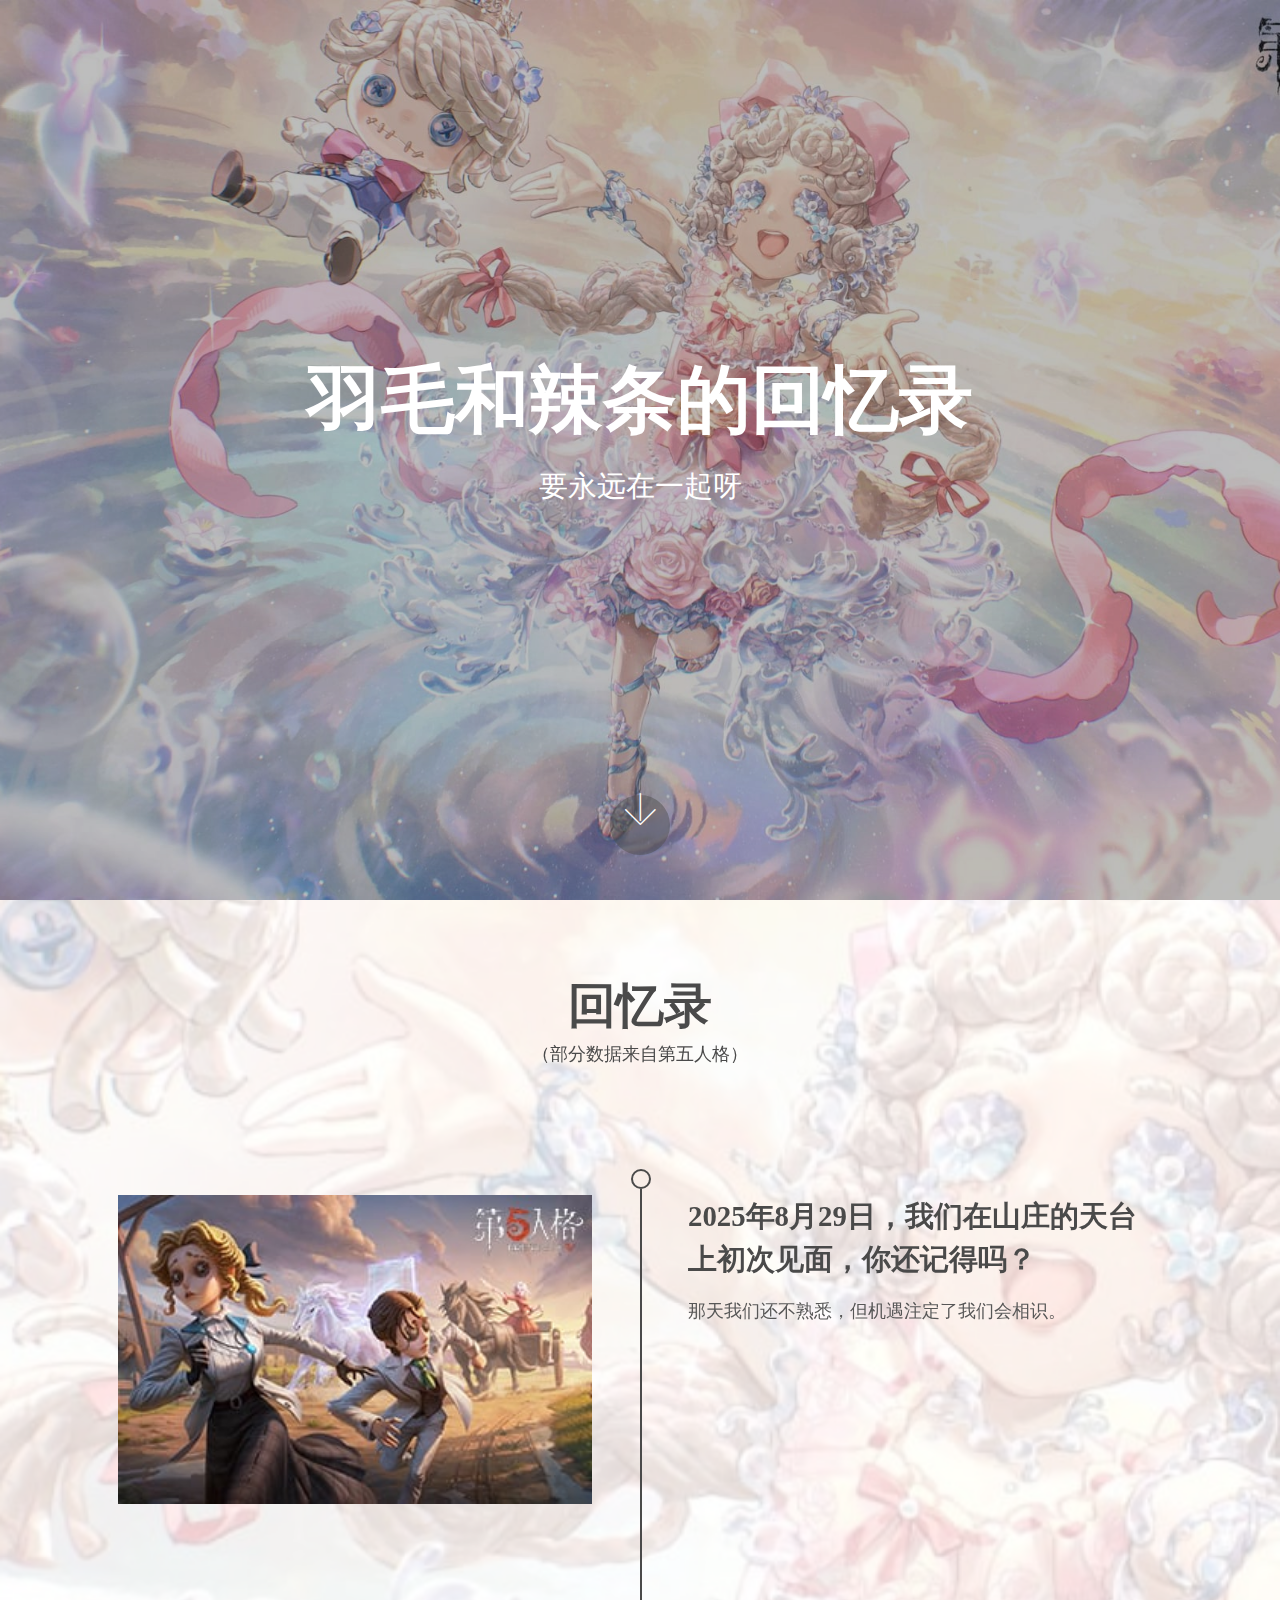
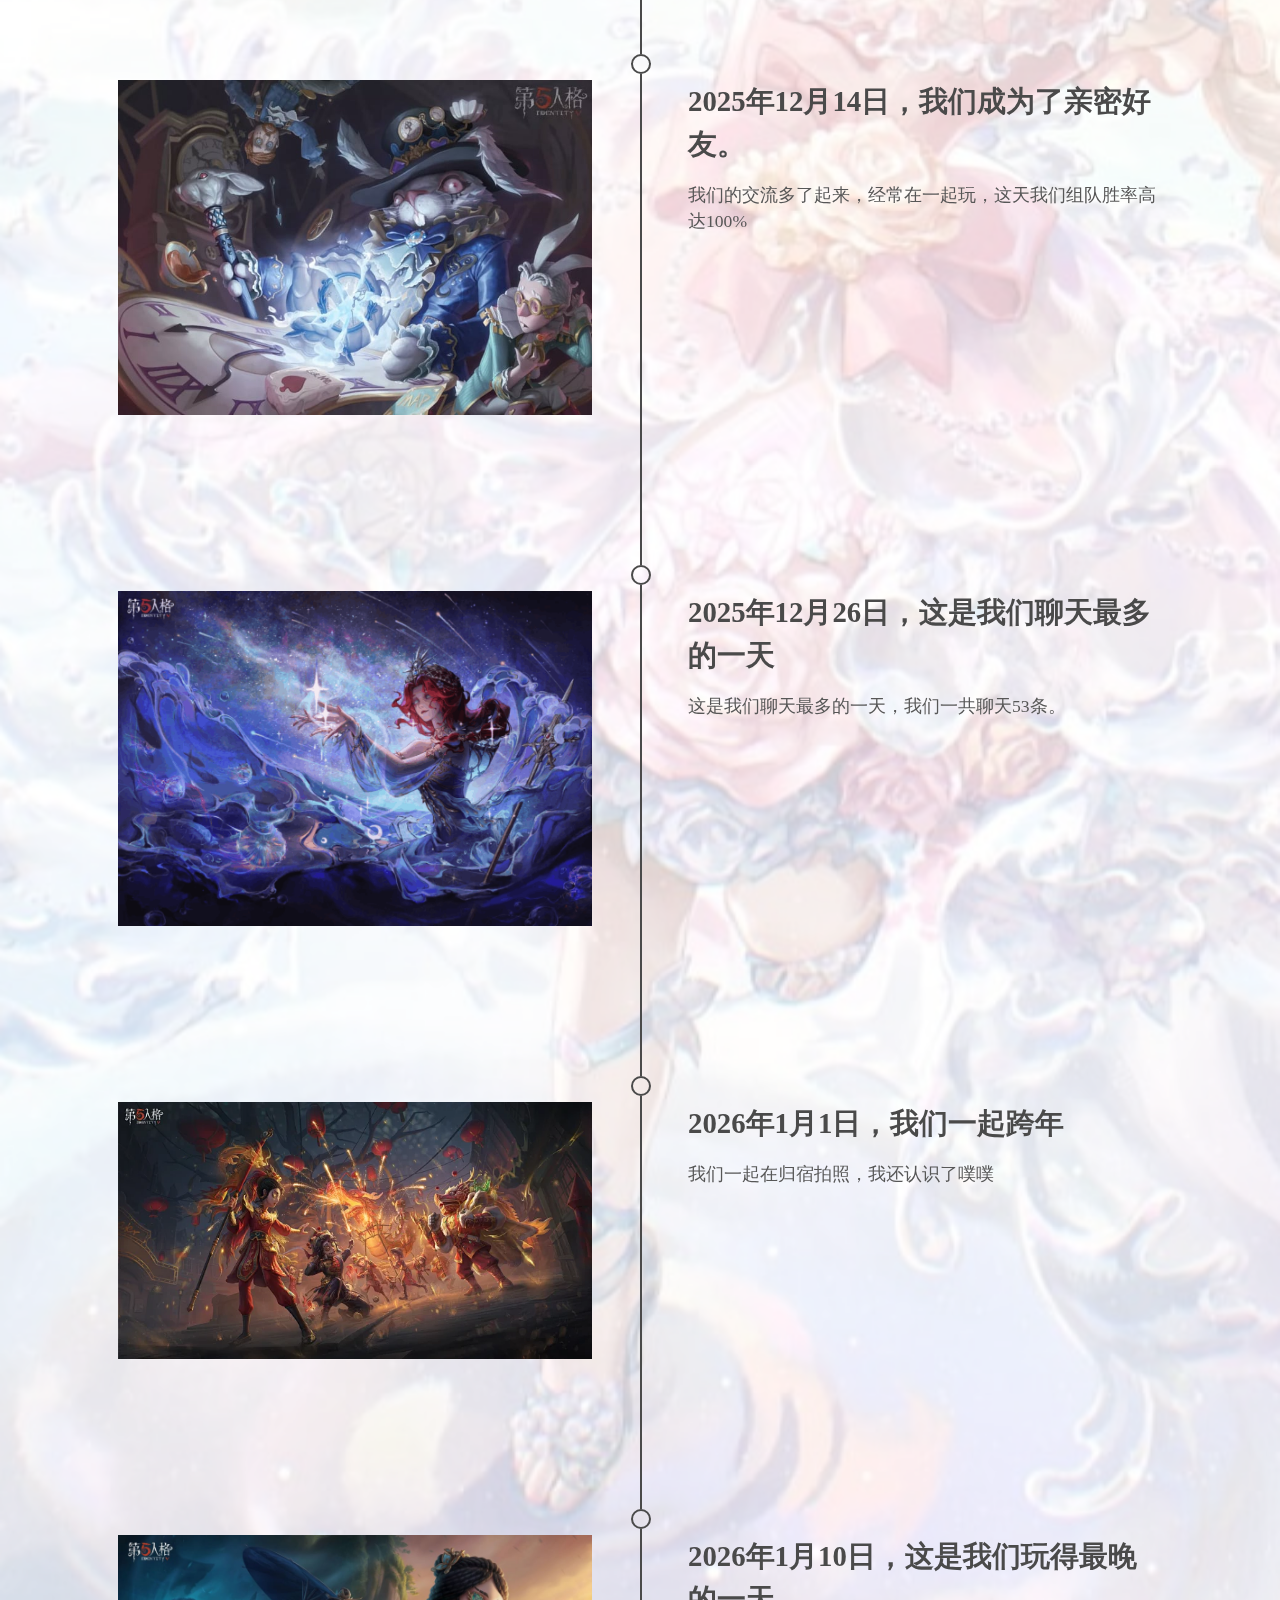
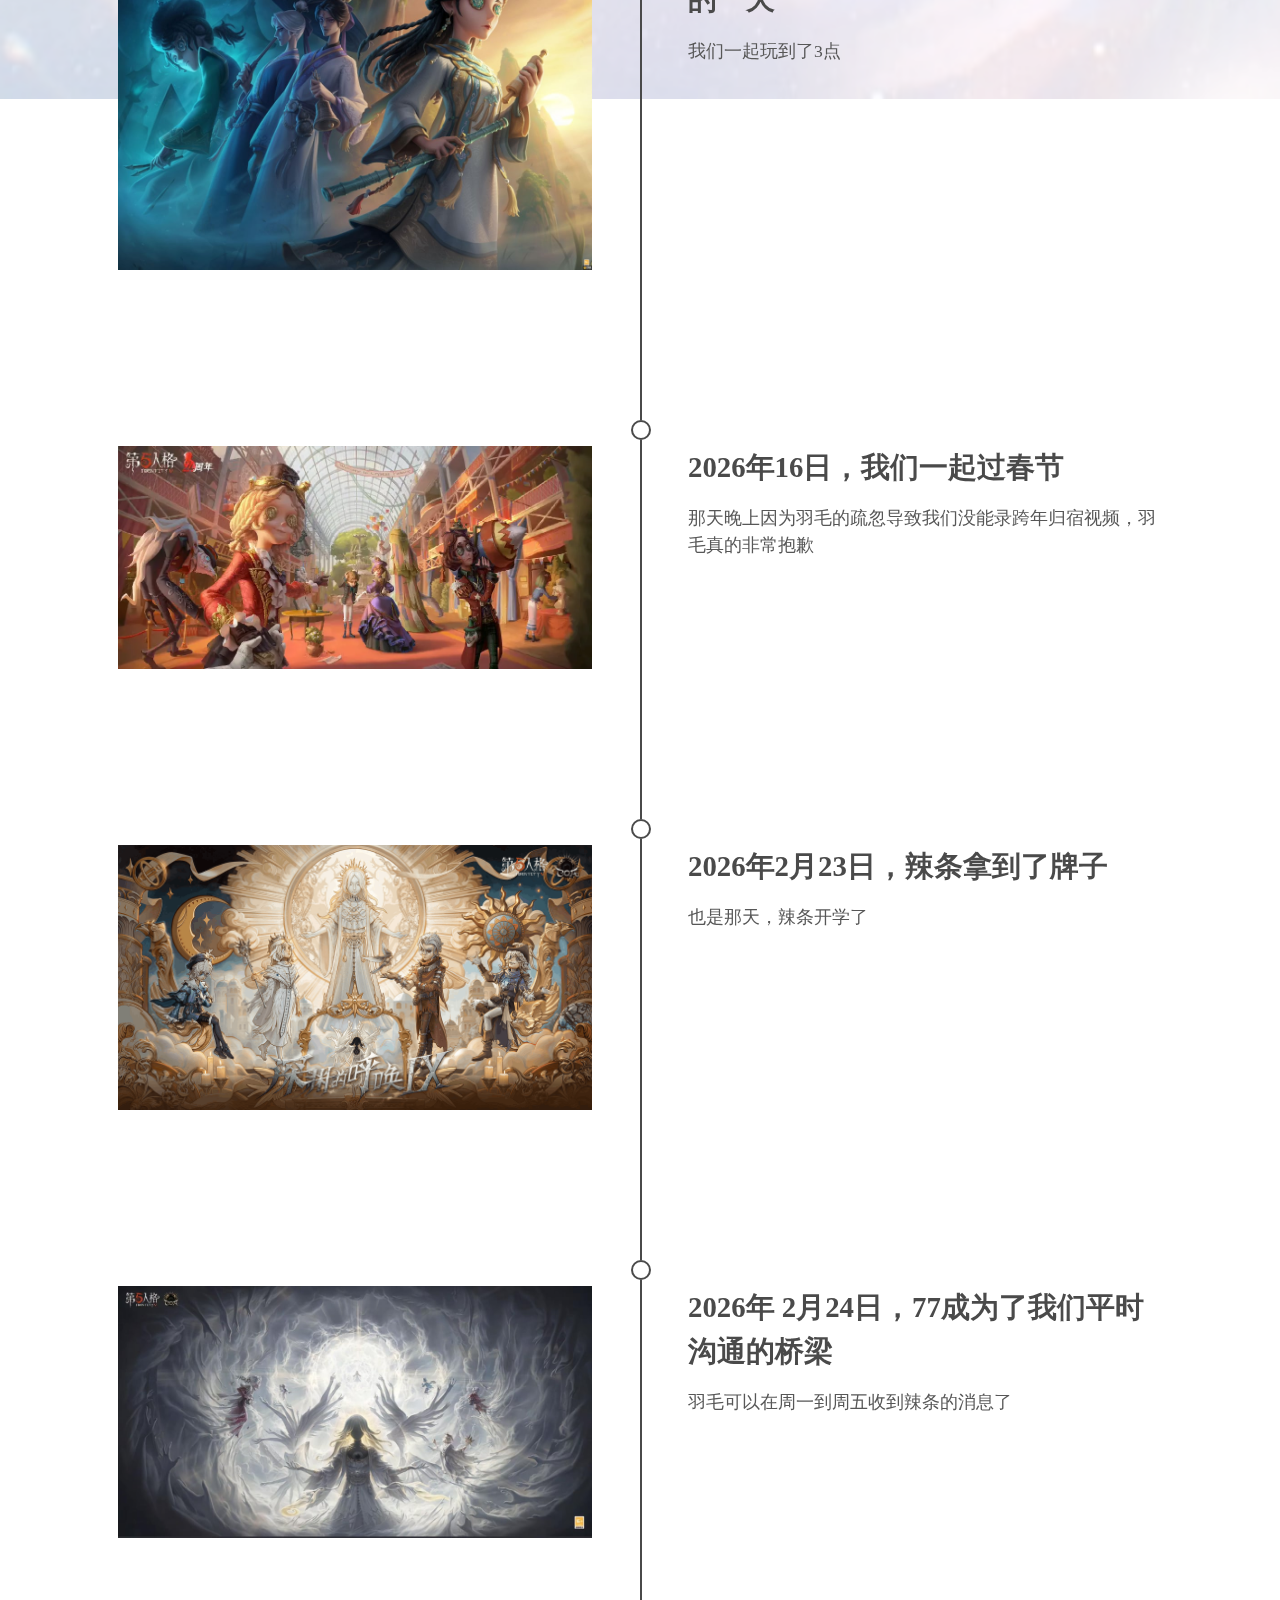
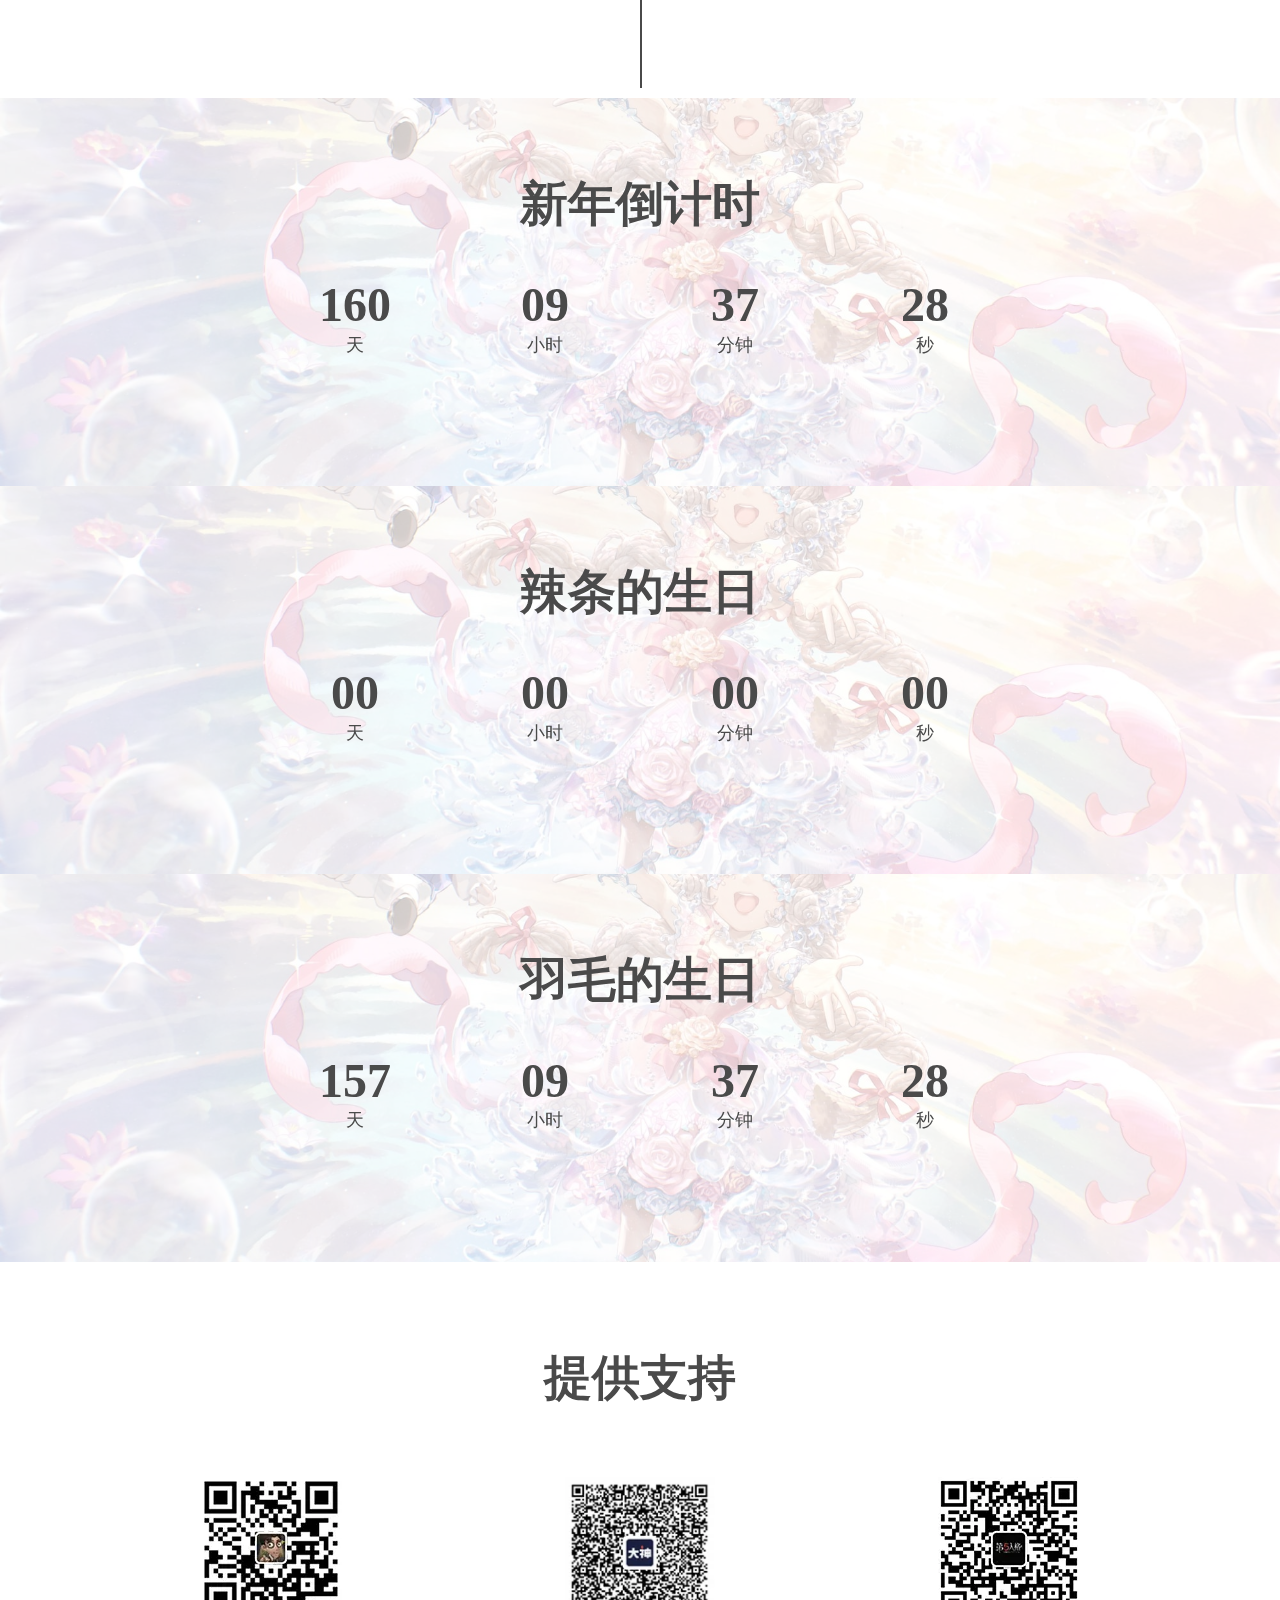
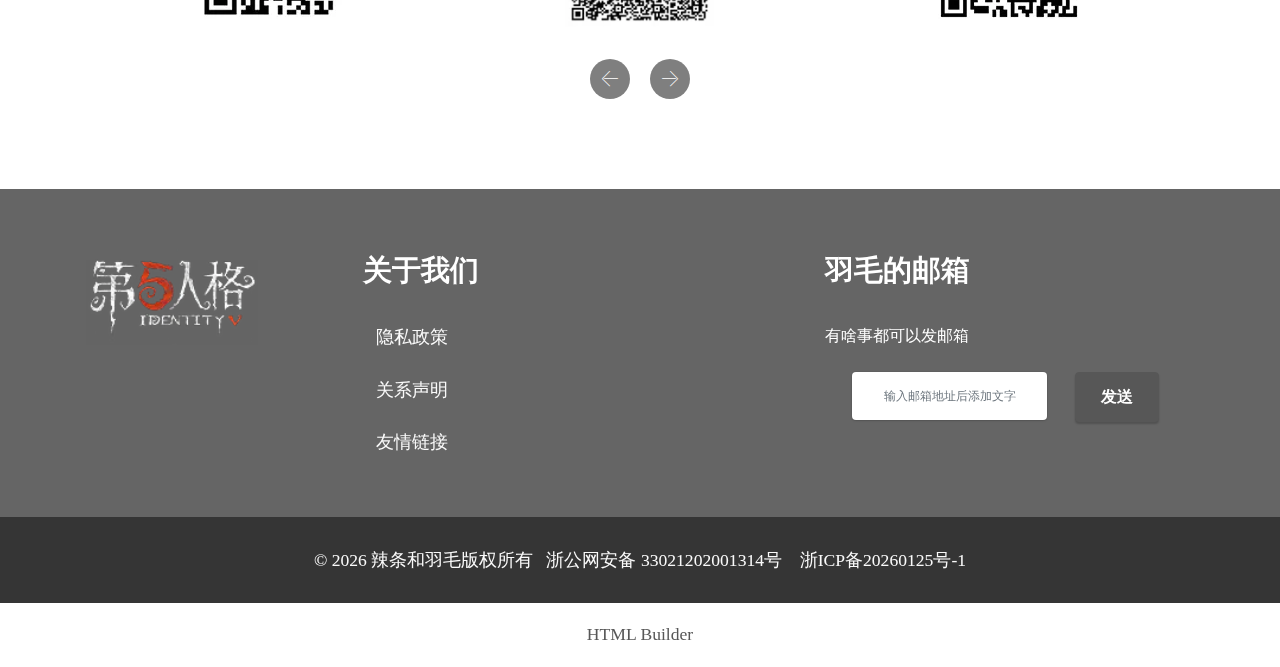
<file: index.html>
<!DOCTYPE html>
<html  >
<head>
  <!-- Site made with Mobirise Website Builder v6.0.1, https://mobirise.com -->
  <meta charset="UTF-8">
  <meta http-equiv="X-UA-Compatible" content="IE=edge">
  <meta name="generator" content="Mobirise v6.0.1, mobirise.com">
  <meta name="twitter:card" content="summary_large_image"/>
  <meta name="twitter:image:src" content="assets/images/index-meta.jpg">
  <meta property="og:image" content="assets/images/index-meta.jpg">
  <meta name="twitter:title" content="辣条和羽毛的回忆录">
  <meta name="viewport" content="width=device-width, initial-scale=1, minimum-scale=1">
  <link rel="shortcut icon" href="assets/images/odf-2.png-32x32.png" type="image/x-icon">
  <meta name="description" content="此间情谊，纯粹真挚，温暖绵长，经岁月沉淀，愈显珍贵。">
  
  
  <title>辣条和羽毛的回忆录</title>
  <link rel="stylesheet" href="assets/web/assets/mobirise-icons/mobirise-icons.css">
  <link rel="stylesheet" href="assets/bootstrap/css/bootstrap.min.css">
  <link rel="stylesheet" href="assets/bootstrap/css/bootstrap-grid.min.css">
  <link rel="stylesheet" href="assets/bootstrap/css/bootstrap-reboot.min.css">
  <link rel="stylesheet" href="assets/parallax/jarallax.css">
  <link rel="stylesheet" href="assets/socicon/css/styles.css">
  <link rel="stylesheet" href="assets/theme/css/style.css">
  <link rel="preload" as="style" href="assets/mobirise/css/mbr-additional.css?v=XdHu5S"><link rel="stylesheet" href="assets/mobirise/css/mbr-additional.css?v=XdHu5S" type="text/css">

  
  
  
</head>
<body>
  
  <section data-bs-version="5.1" class="cid-v9eMexWFwj mbr-fullscreen" id="header2-2">

    

    <div class="mbr-overlay" style="opacity: 0.3; background-color: rgb(35, 35, 35);"></div>

    <div class="container align-center">
        <div class="row justify-content-md-center">
            <div class="mbr-white col-md-10">
                <h1 class="mbr-section-title mbr-bold pb-3 mbr-fonts-style display-1">羽毛和辣条的回忆录</h1>
                
                <p class="mbr-text pb-3 mbr-fonts-style display-5">要永远在一起呀</p>
                
            </div>
        </div>
    </div>
    <div class="mbr-arrow hidden-sm-down" aria-hidden="true">
        <a href="#next">
            <i class="mbri-down mbr-iconfont"></i>
        </a>
    </div>
</section>

<section data-bs-version="5.1" class="timeline3 cid-v9AHGqbhDv mbr-parallax-background" id="timeline3-1b">
    

    
    <div class="mbr-overlay" style="opacity: 0.7; background-color: rgb(255, 255, 255);">
    </div>
    <div class="container">
        <div class="mbr-section-head">
            <h3 class="mbr-section-title mbr-fonts-style align-center mb-0 display-2"><strong>回忆录</strong></h3>
            <h4 class="mbr-section-subtitle mbr-fonts-style align-center mb-0 mt-2 display-7">（部分数据来自第五人格）</h4>
        </div>
        <div class="timelines-container mt-4">
            <div class="row timeline-element first-separline mb-5">
                <div class="timeline-date col-12">
                    <div class="timeline-date-wrapper">
                        
                    </div>
                </div>
                <span class="iconBackground"></span>
                <div class="col-12 col-md-6">
                    <div class="image-wrapper">
                        <img src="assets/images/3.jpg-312x203.jpg" alt="Mobirise Website Builder" title="">
                    </div>
                </div>
                <div class="col-12 col-md-6">
                    <div class="timeline-text-wrapper">
                        <h4 class="mbr-timeline-title mbr-fonts-style mb-0 display-5"><strong>2025年8月29日，我们在山庄的天台上初次见面，你还记得吗？</strong></h4>
                        <p class="mbr-text mbr-fonts-style mt-3 mb-0 display-7">那天我们还不熟悉，但机遇注定了我们会相识。</p>
                    </div>
                </div>
            </div>
            <div class="row timeline-element first-separline mb-5">
                <div class="timeline-date col-12">
                    <div class="timeline-date-wrapper">
                        
                    </div>
                </div>
                <span class="iconBackground"></span>
                <div class="col-12 col-md-6">
                    <div class="image-wrapper">
                        <img src="assets/images/14.jpg-768x543.jpg" alt="Mobirise Website Builder" title="">
                    </div>
                </div>
                <div class="col-12 col-md-6">
                    <div class="timeline-text-wrapper">
                        <h4 class="mbr-timeline-title mbr-fonts-style mb-0 display-5"><strong>2025年12月14日，我们成为了亲密好友。&nbsp;&nbsp;</strong></h4>
                        <p class="mbr-text mbr-fonts-style mt-3 mb-0 display-7">我们的交流多了起来，经常在一起玩，这天我们组队胜率高达100%</p>
                    </div>
                </div>
            </div>
            <div class="row timeline-element first-separline mb-5">
                <div class="timeline-date col-12">
                    <div class="timeline-date-wrapper">
                        
                    </div>
                </div>
                <span class="iconBackground"></span>
                <div class="col-12 col-md-6">
                    <div class="image-wrapper">
                        <img src="assets/images/17.png-1050x743.png" alt="Mobirise Website Builder" title="">
                    </div>
                </div>
                <div class="col-12 col-md-6">
                    <div class="timeline-text-wrapper">
                        <h4 class="mbr-timeline-title mbr-fonts-style mb-0 display-5"><strong>2025年12月26日，这是我们聊天最多的一天</strong></h4>
                        <p class="mbr-text mbr-fonts-style mt-3 mb-0 display-7">这是我们聊天最多的一天，我们一共聊天53条。</p>
                    </div>
                </div>
            </div>
            <div class="row timeline-element first-separline mb-5">
                <div class="timeline-date col-12">
                    <div class="timeline-date-wrapper">
                        
                    </div>
                </div>
                <span class="iconBackground"></span>
                <div class="col-12 col-md-6">
                    <div class="image-wrapper">
                        <img src="assets/images/15.webp" alt="Mobirise Website Builder" title="">
                    </div>
                </div>
                <div class="col-12 col-md-6">
                    <div class="timeline-text-wrapper">
                        <h4 class="mbr-timeline-title mbr-fonts-style mb-0 display-5"><strong>2026年1月1日，我们一起跨年&nbsp;</strong></h4>
                        <p class="mbr-text mbr-fonts-style mt-3 mb-0 display-7">我们一起在归宿拍照，我还认识了噗噗</p>
                    </div>
                </div>
            </div>
            <div class="row timeline-element first-separline mb-5">
                <div class="timeline-date col-12">
                    <div class="timeline-date-wrapper">
                        
                    </div>
                </div>
                <span class="iconBackground"></span>
                <div class="col-12 col-md-6">
                    <div class="image-wrapper">
                        <img src="assets/images/13.jpg-1050x742.jpg" alt="Mobirise Website Builder" title="">
                    </div>
                </div>
                <div class="col-12 col-md-6">
                    <div class="timeline-text-wrapper">
                        <h4 class="mbr-timeline-title mbr-fonts-style mb-0 display-5"><strong>2026年1月10日，这是我们玩得最晚的一天</strong></h4>
                        <p class="mbr-text mbr-fonts-style mt-3 mb-0 display-7">我们一起玩到了3点</p>
                    </div>
                </div>
            </div>
            <div class="row timeline-element first-separline mb-5">
                <div class="timeline-date col-12">
                    <div class="timeline-date-wrapper">
                        
                    </div>
                </div>
                <span class="iconBackground"></span>
                <div class="col-12 col-md-6">
                    <div class="image-wrapper">
                        <img src="assets/images/21.webp" alt="Mobirise Website Builder" title="">
                    </div>
                </div>
                <div class="col-12 col-md-6">
                    <div class="timeline-text-wrapper">
                        <h4 class="mbr-timeline-title mbr-fonts-style mb-0 display-5"><strong>2026年16日，我们一起过春节</strong></h4>
                        <p class="mbr-text mbr-fonts-style mt-3 mb-0 display-7">那天晚上因为羽毛的疏忽导致我们没能录跨年归宿视频，羽毛真的非常抱歉</p>
                    </div>
                </div>
            </div>
            <div class="row timeline-element first-separline mb-5">
                <div class="timeline-date col-12">
                    <div class="timeline-date-wrapper">
                        
                    </div>
                </div>
                <span class="iconBackground"></span>
                <div class="col-12 col-md-6">
                    <div class="image-wrapper">
                        <img src="assets/images/image-...-0.png-1920x1076.png" alt="Mobirise Website Builder" title="">
                    </div>
                </div>
                <div class="col-12 col-md-6">
                    <div class="timeline-text-wrapper">
                        <h4 class="mbr-timeline-title mbr-fonts-style mb-0 display-5"><strong>2026年2月23日，辣条拿到了牌子</strong></h4>
                        <p class="mbr-text mbr-fonts-style mt-3 mb-0 display-7">也是那天，辣条开学了</p>
                    </div>
                </div>
            </div>
            <div class="row timeline-element first-separline mb-5">
                <div class="timeline-date col-12">
                    <div class="timeline-date-wrapper">
                        
                    </div>
                </div>
                <span class="iconBackground"></span>
                <div class="col-12 col-md-6">
                    <div class="image-wrapper">
                        <img src="assets/images/oyat2apum3b5x3auablqei9ta5vsonizyzbia-noop.jpeg-1050x557.jpg" alt="Mobirise Website Builder" title="">
                    </div>
                </div>
                <div class="col-12 col-md-6">
                    <div class="timeline-text-wrapper">
                        <h4 class="mbr-timeline-title mbr-fonts-style mb-0 display-5"><strong>2026年 2月24日，77成为了我们平时沟通的桥梁</strong></h4>
                        <p class="mbr-text mbr-fonts-style mt-3 mb-0 display-7">羽毛可以在周一到周五收到辣条的消息了</p>
                    </div>
                </div>
            </div>
            
            
            
            
        </div>
    </div>
</section>

<section data-bs-version="5.1" class="countdown1 cid-v9M34MVM2a" id="countdown1-1n">
    
    
    
    <div class="mbr-overlay" style="opacity: 0.7; background-color: rgb(255, 255, 255);">
    </div>
    <div class="container">
        <div class="row justify-content-center">
            <div class="col-lg-8">
                <h3 class="mbr-section-title mb-5 align-center mbr-fonts-style display-2"><strong>新年倒计时</strong></h3>
                
                <div class="countdown-cont align-center mb-5 display-2">
                    <div title="天" class="daysCountdown col-xs-3 col-sm-3 col-md-3 display-4"></div>
                    <div title="小时" class="hoursCountdown col-xs-3 col-sm-3 col-md-3 display-4"></div>
                    <div title="分钟" class="minutesCountdown col-xs-3 col-sm-3 col-md-3 display-4"></div>
                    <div title="秒" class="secondsCountdown col-xs-3 col-sm-3 col-md-3 display-4"></div>
                    <div class="countdown" data-due-date="2027/01/01"></div>
                </div>
                
                
                
            </div>
        </div>
    </div>
</section>

<section data-bs-version="5.1" class="countdown1 cid-v9M3ILC9rq" id="countdown1-1o">
    
    
    
    <div class="mbr-overlay" style="opacity: 0.7; background-color: rgb(255, 255, 255);">
    </div>
    <div class="container">
        <div class="row justify-content-center">
            <div class="col-lg-8">
                <h3 class="mbr-section-title mb-5 align-center mbr-fonts-style display-2"><strong>辣条的生日</strong></h3>
                
                <div class="countdown-cont align-center mb-5 display-2">
                    <div title="天" class="daysCountdown col-xs-3 col-sm-3 col-md-3 display-4"></div>
                    <div title="小时" class="hoursCountdown col-xs-3 col-sm-3 col-md-3 display-4"></div>
                    <div title="分钟" class="minutesCountdown col-xs-3 col-sm-3 col-md-3 display-4"></div>
                    <div title="秒" class="secondsCountdown col-xs-3 col-sm-3 col-md-3 display-4"></div>
                    <div class="countdown" data-due-date="2026/04/14"></div>
                </div>
                
                
                
            </div>
        </div>
    </div>
</section>

<section data-bs-version="5.1" class="countdown1 cid-v9M3XK1viH" id="countdown1-1p">
    
    
    
    <div class="mbr-overlay" style="opacity: 0.7; background-color: rgb(255, 255, 255);">
    </div>
    <div class="container">
        <div class="row justify-content-center">
            <div class="col-lg-8">
                <h3 class="mbr-section-title mb-5 align-center mbr-fonts-style display-2"><strong>羽毛的生日</strong></h3>
                
                <div class="countdown-cont align-center mb-5 display-2">
                    <div title="天" class="daysCountdown col-xs-3 col-sm-3 col-md-3 display-4"></div>
                    <div title="小时" class="hoursCountdown col-xs-3 col-sm-3 col-md-3 display-4"></div>
                    <div title="分钟" class="minutesCountdown col-xs-3 col-sm-3 col-md-3 display-4"></div>
                    <div title="秒" class="secondsCountdown col-xs-3 col-sm-3 col-md-3 display-4"></div>
                    <div class="countdown" data-due-date="2026/12/29"></div>
                </div>
                
                
                
            </div>
        </div>
    </div>
</section>

<section data-bs-version="5.1" class="clients cid-v9M6IUAJtl mbr-parallax-background" data-interval="false" data-bs-interval="false" id="clients-1z">
      

    <div class="mbr-overlay" style="opacity: 0.7; background-color: rgb(255, 255, 255);">
    </div>
        <div class="container mb-5">
            <div class="media-container-row">
                <div class="col-12 align-center">
                    <h2 class="mbr-section-title pb-3 mbr-fonts-style display-2"><strong>提供支持</strong></h2>
                    
                </div>
            </div>
        </div>

    <div class="container">
        <div class="carousel slide" role="listbox" data-pause="true" data-keyboard="false" data-ride="carousel" data-bs-ride="carousel" data-interval="4000" data-bs-interval="4000">
            <div class="carousel-inner" data-visible="3">
                
                
                
                
                
            <div class="carousel-item ">
                    <div class="media-container-row">
                        <div class="col-md-12">
                            <div class="wrap-img ">
                                <img src="assets/images/99.webp" class="img-responsive clients-img" alt="">
                            </div>
                        </div>
                    </div>
                </div><div class="carousel-item ">
                    <div class="media-container-row">
                        <div class="col-md-12">
                            <div class="wrap-img ">
                                <img src="assets/images/code-dashen-08e5949.webp" class="img-responsive clients-img" alt="">
                            </div>
                        </div>
                    </div>
                </div><div class="carousel-item ">
                    <div class="media-container-row">
                        <div class="col-md-12">
                            <div class="wrap-img ">
                                <img src="assets/images/code-weixin-d99ee0a.webp" class="img-responsive clients-img" alt="">
                            </div>
                        </div>
                    </div>
                </div><div class="carousel-item ">
                    <div class="media-container-row">
                        <div class="col-md-12">
                            <div class="wrap-img ">
                                <img src="assets/images/88.webp" class="img-responsive clients-img" alt="">
                            </div>
                        </div>
                    </div>
                </div><div class="carousel-item ">
                    <div class="media-container-row">
                        <div class="col-md-12">
                            <div class="wrap-img ">
                                <img src="assets/images/code-weixin-d99ee0a.webp" class="img-responsive clients-img" alt="">
                            </div>
                        </div>
                    </div>
                </div></div>
            <div class="carousel-controls">
                <a data-app-prevent-settings="" class="carousel-control carousel-control-prev" role="button" data-slide="prev" data-bs-slide="prev">
                    <span aria-hidden="true" class="mbri-left mbr-iconfont"></span>
                    <span class="sr-only visually-hidden">Previous</span>
                </a>
                <a data-app-prevent-settings="" class="carousel-control carousel-control-next" role="button" data-slide="next" data-bs-slide="next">
                    <span aria-hidden="true" class="mbri-right mbr-iconfont"></span>
                    <span class="sr-only visually-hidden">Next</span>
                </a>
            </div>
        </div>
    </div>
</section>

<section data-bs-version="5.1" class="footer4 cid-v9eR3mS7iG mbr-parallax-background" id="footer4-5">

    

    <div class="mbr-overlay" style="opacity: 0.7; background-color: rgb(35, 35, 35);"></div>

    <div class="container">
        <div class="media-container-row content mbr-white">
            <div class="col-md-3 col-sm-4">
                <div class="mb-3 img-logo">
                    <a href="https://id5.163.com/index.html">
                        <img src="assets/images/id5-1.webp" alt="第五人格">
                    </a>
                </div>
                <p class="mb-3 mbr-fonts-style foot-title display-7"></p>
                <p class="mbr-text mbr-fonts-style mbr-links-column display-7"></p>
            </div>
            <div class="col-md-4 col-sm-8">
                <p class="mb-4 foot-title mbr-fonts-style display-5"><strong>关于我们</strong></p>
                <p class="mbr-text mbr-fonts-style foot-text display-7">&nbsp; &nbsp;<a href="https://protocol.unisdk.netease.com/api/template/v90/latest.html?data=eyJnYW1laWQiOiJoNTUiLCJhcHBfY2hhbm5lbCI6Im5ldGVhc2UiLCJwbGF0Zm9ybSI6IncifQ" class="text-white" target="_blank">隐私政策</a><br><br>&nbsp; &nbsp;<a href="520.html#header09-t" class="text-white text-primary" target="_blank">关系声明</a><br><br>&nbsp; &nbsp;<a href="https://id5.163.com/index.html" class="text-white" target="_blank">友情链接</a></p>
            </div>
            <div class="col-md-4 offset-md-1 col-sm-12">
                <p class="mb-4 foot-title mbr-fonts-style display-5"><strong>羽毛的邮箱</strong></p>
                <p class="mbr-text mbr-fonts-style form-text display-4">有啥事都可以发邮箱</p>
                <div class="media-container-column" data-form-type="formoid">
                    <!---Formbuilder Form--->
                    <form action="https://mobirise.eu/" method="POST" class="mbr-form form-with-styler" data-form-title="Mobirise Form"><input type="hidden" name="email" data-form-email="true" value="YiDPSVOxRlc7/mU18fNWMY5kiO5bQgpAPb3buFUbQ0EIlupU+FgICTsztOwDRJH1upK1Eaj6XTWJBD7U71i4jgE2fjflwmlX3uS9Q5AphJn72svk89s1MRWJldDzR9+M">
                        <div class="row form-inline justify-content-center">
                            <div hidden="hidden" data-form-alert="" class="alert alert-success col-12">羽毛马上回复哦</div>
                            <div hidden="hidden" data-form-alert-danger="" class="alert alert-danger col-12">
                                                    </div>
                        </div>
                        <div class="dragArea row form-inline justify-content-center">
                            <div class="col-auto  form-group " data-for="email">
                                <input type="email" name="email" placeholder="输入邮箱地址后添加文字" data-form-field="Email" required="required" class="form-control input-sm input-inverse my-2 display-7" id="email-footer4-5">
                            </div>
                            <div class="col-auto input-group-btn m-2"><button type="submit" class="btn m-0 btn-primary display-4" href="mailto:lantingguyou@126.com">发送</button></div>
                        </div>
                    </form><!---Formbuilder Form--->
                </div>
                <p class="mb-4 mbr-fonts-style foot-title display-7"></p>
                
            </div>
        </div>
        
    </div>
</section>

<section data-bs-version="5.1" once="footers" class="cid-v9eMp0OeeC" id="footer6-4">

    

    

    <div class="container">
        <div class="media-container-row align-center mbr-white">
            <div class="col-12">
                <p class="mbr-text mb-0 mbr-fonts-style display-7">
                    <a href="https://register.ccopyright.com.cn/query.html" class="text-white" target="_blank">© 2026 辣条和羽毛版权所有</a>&nbsp; &nbsp;<a href="https://beian.mps.gov.cn/#/query/webSearch" class="text-white" target="_blank">浙公网安备 33021202001314号</a>&nbsp; &nbsp;<a href="https://beian.miit.gov.cn/#/Integrated/index" class="text-white" target="_blank">  浙ICP备20260125号-1</a> </p>
            </div>
        </div>
    </div>
</section><section class="display-7" style="padding: 0;align-items: center;justify-content: center;flex-wrap: wrap;    align-content: center;display: flex;position: relative;height: 4rem;"><a href="https://mobiri.se/" style="flex: 1 1;height: 4rem;position: absolute;width: 100%;z-index: 1;"><img alt="" style="height: 4rem;" src="[data-uri]"></a><p style="margin: 0;text-align: center;" class="display-7">&#8204;</p><a style="z-index:1" href="https://mobirise.com/html-builder.html">HTML Builder</a></section><script src="assets/bootstrap/js/bootstrap.bundle.min.js"></script>  <script src="assets/parallax/jarallax.js"></script>  <script src="assets/smoothscroll/smooth-scroll.js"></script>  <script src="assets/ytplayer/index.js"></script>  <script src="assets/countdown/countdown.js"></script>  <script src="assets/mbr-clients-slider/mbr-clients-slider.js"></script>  <script src="assets/theme/js/script.js"></script>  <script src="assets/formoid/formoid.min.js"></script>  
  
  
</body>
</html>
</file>
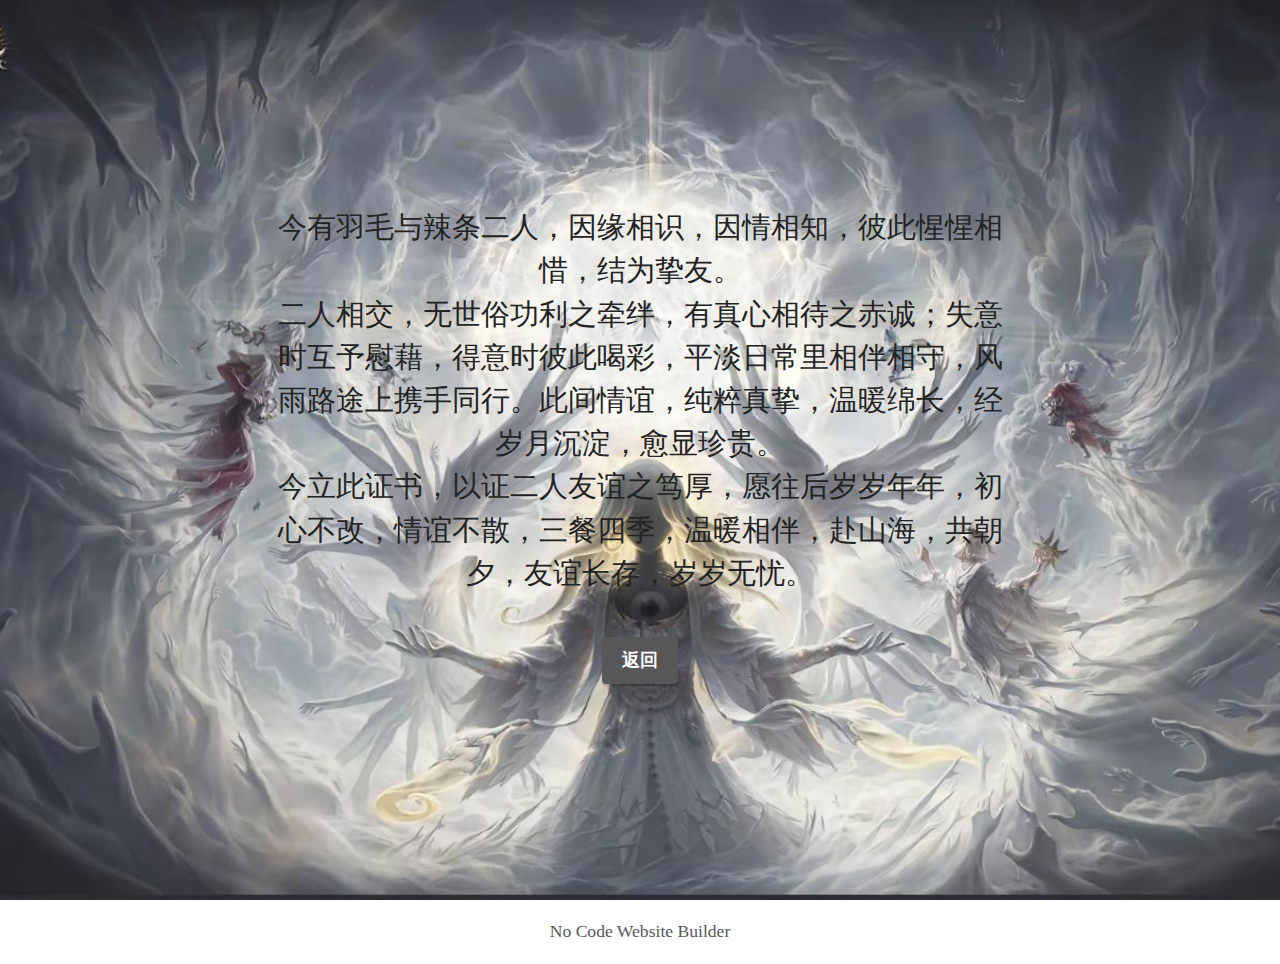
<file: 520.html>
<!DOCTYPE html>
<html  >
<head>
  <!-- Site made with Mobirise Website Builder v6.0.1, https://mobirise.com -->
  <meta charset="UTF-8">
  <meta http-equiv="X-UA-Compatible" content="IE=edge">
  <meta name="generator" content="Mobirise v6.0.1, mobirise.com">
  <meta name="viewport" content="width=device-width, initial-scale=1, minimum-scale=1">
  <link rel="shortcut icon" href="assets/images/odf-2.png-32x32.png" type="image/x-icon">
  <meta name="description" content="">
  
  
  <title>关系声明</title>
  <link rel="stylesheet" href="assets/bootstrap/css/bootstrap.min.css">
  <link rel="stylesheet" href="assets/bootstrap/css/bootstrap-grid.min.css">
  <link rel="stylesheet" href="assets/bootstrap/css/bootstrap-reboot.min.css">
  <link rel="stylesheet" href="assets/theme/css/style.css">
  <link rel="preload" as="style" href="assets/mobirise/css/mbr-additional.css?v=oVvbiw"><link rel="stylesheet" href="assets/mobirise/css/mbr-additional.css?v=oVvbiw" type="text/css">

  
  
  
</head>
<body>
  
  <section data-bs-version="5.1" class="header09 startm5 cid-v9fWJ5aKFt mbr-fullscreen" id="header09-t">	
    
	
	
	<div class="container-fluid">
		<div class="row">
			<div class="content-wrap col-12 col-md-8">
				
				
				<p class="mbr-fonts-style mbr-text mbr-white mb-4 display-5">今有羽毛与辣条二人，因缘相识，因情相知，彼此惺惺相惜，结为挚友。
<br>二人相交，无世俗功利之牵绊，有真心相待之赤诚；失意时互予慰藉，得意时彼此喝彩，平淡日常里相伴相守，风雨路途上携手同行。此间情谊，纯粹真挚，温暖绵长，经岁月沉淀，愈显珍贵。<br>今立此证书，以证二人友谊之笃厚，愿往后岁岁年年，初心不改，情谊不散，三餐四季，温暖相伴，赴山海，共朝夕，友谊长存，岁岁无忧。<br></p>
				<div class="mbr-section-btn"><a class="btn btn-primary display-7" href="index.html#footer4-5">返回</a></div>
			</div>
		</div>
	</div>
</section><section class="display-7" style="padding: 0;align-items: center;justify-content: center;flex-wrap: wrap;    align-content: center;display: flex;position: relative;height: 4rem;"><a href="https://mobiri.se/" style="flex: 1 1;height: 4rem;position: absolute;width: 100%;z-index: 1;"><img alt="" style="height: 4rem;" src="[data-uri]"></a><p style="margin: 0;text-align: center;" class="display-7">&#8204;</p><a style="z-index:1" href="https://mobirise.com/builder/no-code-website-builder.html">No Code Website Builder</a></section><script src="assets/bootstrap/js/bootstrap.bundle.min.js"></script>  <script src="assets/smoothscroll/smooth-scroll.js"></script>  <script src="assets/ytplayer/index.js"></script>  <script src="assets/theme/js/script.js"></script>  
  
  
</body>
</html>
</file>
<file: assets/web/assets/mobirise-icons/mobirise-icons.css>
@font-face {
  font-family: 'MobiriseIcons';
  src:  url('mobirise-icons.eot?spat4u');
  src:  url('mobirise-icons.eot?spat4u#iefix') format('embedded-opentype'),
    url('mobirise-icons.ttf?spat4u') format('truetype'),
    url('mobirise-icons.woff?spat4u') format('woff'),
    url('mobirise-icons.svg?spat4u#MobiriseIcons') format('svg');
  font-weight: normal;
  font-style: normal;
  font-display: swap;
}

[class^="mbri-"], [class*=" mbri-"] {
  /* use !important to prevent issues with browser extensions that change fonts */
  font-family: MobiriseIcons !important;
  speak: none;
  font-style: normal;
  font-weight: normal;
  font-variant: normal;
  text-transform: none;
  line-height: 1;

  /* Better Font Rendering =========== */
  -webkit-font-smoothing: antialiased;
  -moz-osx-font-smoothing: grayscale;
}

.mbri-add-submenu:before {
  content: "\e900";
}
.mbri-alert:before {
  content: "\e901";
}
.mbri-align-center:before {
  content: "\e902";
}
.mbri-align-justify:before {
  content: "\e903";
}
.mbri-align-left:before {
  content: "\e904";
}
.mbri-align-right:before {
  content: "\e905";
}
.mbri-android:before {
  content: "\e906";
}
.mbri-apple:before {
  content: "\e907";
}
.mbri-arrow-down:before {
  content: "\e908";
}
.mbri-arrow-next:before {
  content: "\e909";
}
.mbri-arrow-prev:before {
  content: "\e90a";
}
.mbri-arrow-up:before {
  content: "\e90b";
}
.mbri-bold:before {
  content: "\e90c";
}
.mbri-bookmark:before {
  content: "\e90d";
}
.mbri-bootstrap:before {
  content: "\e90e";
}
.mbri-briefcase:before {
  content: "\e90f";
}
.mbri-browse:before {
  content: "\e910";
}
.mbri-bulleted-list:before {
  content: "\e911";
}
.mbri-calendar:before {
  content: "\e912";
}
.mbri-camera:before {
  content: "\e913";
}
.mbri-cart-add:before {
  content: "\e914";
}
.mbri-cart-full:before {
  content: "\e915";
}
.mbri-cash:before {
  content: "\e916";
}
.mbri-change-style:before {
  content: "\e917";
}
.mbri-chat:before {
  content: "\e918";
}
.mbri-clock:before {
  content: "\e919";
}
.mbri-close:before {
  content: "\e91a";
}
.mbri-cloud:before {
  content: "\e91b";
}
.mbri-code:before {
  content: "\e91c";
}
.mbri-contact-form:before {
  content: "\e91d";
}
.mbri-credit-card:before {
  content: "\e91e";
}
.mbri-cursor-click:before {
  content: "\e91f";
}
.mbri-cust-feedback:before {
  content: "\e920";
}
.mbri-database:before {
  content: "\e921";
}
.mbri-delivery:before {
  content: "\e922";
}
.mbri-desktop:before {
  content: "\e923";
}
.mbri-devices:before {
  content: "\e924";
}
.mbri-down:before {
  content: "\e925";
}
.mbri-download:before {
  content: "\e989";
}
.mbri-drag-n-drop:before {
  content: "\e927";
}
.mbri-drag-n-drop2:before {
  content: "\e928";
}
.mbri-edit:before {
  content: "\e929";
}
.mbri-edit2:before {
  content: "\e92a";
}
.mbri-error:before {
  content: "\e92b";
}
.mbri-extension:before {
  content: "\e92c";
}
.mbri-features:before {
  content: "\e92d";
}
.mbri-file:before {
  content: "\e92e";
}
.mbri-flag:before {
  content: "\e92f";
}
.mbri-folder:before {
  content: "\e930";
}
.mbri-gift:before {
  content: "\e931";
}
.mbri-github:before {
  content: "\e932";
}
.mbri-globe:before {
  content: "\e933";
}
.mbri-globe-2:before {
  content: "\e934";
}
.mbri-growing-chart:before {
  content: "\e935";
}
.mbri-hearth:before {
  content: "\e936";
}
.mbri-help:before {
  content: "\e937";
}
.mbri-home:before {
  content: "\e938";
}
.mbri-hot-cup:before {
  content: "\e939";
}
.mbri-idea:before {
  content: "\e93a";
}
.mbri-image-gallery:before {
  content: "\e93b";
}
.mbri-image-slider:before {
  content: "\e93c";
}
.mbri-info:before {
  content: "\e93d";
}
.mbri-italic:before {
  content: "\e93e";
}
.mbri-key:before {
  content: "\e93f";
}
.mbri-laptop:before {
  content: "\e940";
}
.mbri-layers:before {
  content: "\e941";
}
.mbri-left-right:before {
  content: "\e942";
}
.mbri-left:before {
  content: "\e943";
}
.mbri-letter:before {
  content: "\e944";
}
.mbri-like:before {
  content: "\e945";
}
.mbri-link:before {
  content: "\e946";
}
.mbri-lock:before {
  content: "\e947";
}
.mbri-login:before {
  content: "\e948";
}
.mbri-logout:before {
  content: "\e949";
}
.mbri-magic-stick:before {
  content: "\e94a";
}
.mbri-map-pin:before {
  content: "\e94b";
}
.mbri-menu:before {
  content: "\e94c";
}
.mbri-mobile:before {
  content: "\e94d";
}
.mbri-mobile2:before {
  content: "\e94e";
}
.mbri-mobirise:before {
  content: "\e94f";
}
.mbri-more-horizontal:before {
  content: "\e950";
}
.mbri-more-vertical:before {
  content: "\e951";
}
.mbri-music:before {
  content: "\e952";
}
.mbri-new-file:before {
  content: "\e953";
}
.mbri-numbered-list:before {
  content: "\e954";
}
.mbri-opened-folder:before {
  content: "\e955";
}
.mbri-pages:before {
  content: "\e956";
}
.mbri-paper-plane:before {
  content: "\e957";
}
.mbri-paperclip:before {
  content: "\e958";
}
.mbri-photo:before {
  content: "\e959";
}
.mbri-photos:before {
  content: "\e95a";
}
.mbri-pin:before {
  content: "\e95b";
}
.mbri-play:before {
  content: "\e95c";
}
.mbri-plus:before {
  content: "\e95d";
}
.mbri-preview:before {
  content: "\e95e";
}
.mbri-print:before {
  content: "\e95f";
}
.mbri-protect:before {
  content: "\e960";
}
.mbri-question:before {
  content: "\e961";
}
.mbri-quote-left:before {
  content: "\e962";
}
.mbri-quote-right:before {
  content: "\e963";
}
.mbri-refresh:before {
  content: "\e964";
}
.mbri-responsive:before {
  content: "\e965";
}
.mbri-right:before {
  content: "\e966";
}
.mbri-rocket:before {
  content: "\e967";
}
.mbri-sad-face:before {
  content: "\e968";
}
.mbri-sale:before {
  content: "\e969";
}
.mbri-save:before {
  content: "\e96a";
}
.mbri-search:before {
  content: "\e96b";
}
.mbri-setting:before {
  content: "\e96c";
}
.mbri-setting2:before {
  content: "\e96d";
}
.mbri-setting3:before {
  content: "\e96e";
}
.mbri-share:before {
  content: "\e96f";
}
.mbri-shopping-bag:before {
  content: "\e970";
}
.mbri-shopping-basket:before {
  content: "\e971";
}
.mbri-shopping-cart:before {
  content: "\e972";
}
.mbri-sites:before {
  content: "\e973";
}
.mbri-smile-face:before {
  content: "\e974";
}
.mbri-speed:before {
  content: "\e975";
}
.mbri-star:before {
  content: "\e976";
}
.mbri-success:before {
  content: "\e977";
}
.mbri-sun:before {
  content: "\e978";
}
.mbri-sun2:before {
  content: "\e979";
}
.mbri-tablet:before {
  content: "\e97a";
}
.mbri-tablet-vertical:before {
  content: "\e97b";
}
.mbri-target:before {
  content: "\e97c";
}
.mbri-timer:before {
  content: "\e97d";
}
.mbri-to-ftp:before {
  content: "\e97e";
}
.mbri-to-local-drive:before {
  content: "\e97f";
}
.mbri-touch-swipe:before {
  content: "\e980";
}
.mbri-touch:before {
  content: "\e981";
}
.mbri-trash:before {
  content: "\e982";
}
.mbri-underline:before {
  content: "\e983";
}
.mbri-unlink:before {
  content: "\e984";
}
.mbri-unlock:before {
  content: "\e985";
}
.mbri-up-down:before {
  content: "\e986";
}
.mbri-up:before {
  content: "\e987";
}
.mbri-update:before {
  content: "\e988";
}
.mbri-upload:before {
 content: "\e926"; 
}
.mbri-user:before {
  content: "\e98a";
}
.mbri-user2:before {
  content: "\e98b";
}
.mbri-users:before {
  content: "\e98c";
}
.mbri-video:before {
  content: "\e98d";
}
.mbri-video-play:before {
  content: "\e98e";
}
.mbri-watch:before {
  content: "\e98f";
}
.mbri-website-theme:before {
  content: "\e990";
}
.mbri-wifi:before {
  content: "\e991";
}
.mbri-windows:before {
  content: "\e992";
}
.mbri-zoom-out:before {
  content: "\e993";
}
.mbri-redo:before {
  content: "\e994";
}
.mbri-undo:before {
  content: "\e995";
}
</file>
<file: assets/parallax/jarallax.css>
.jarallax {
    position: relative;
    z-index: 0;
}
.jarallax > .jarallax-img {
    position: absolute;
    object-fit: cover;
    /* support for plugin https://github.com/bfred-it/object-fit-images */
    font-family: 'object-fit: cover;';
    top: 0;
    left: 0;
    width: 100%;
    height: 100%;
    z-index: -1;
}
</file>
<file: assets/socicon/css/styles.css>
@charset "UTF-8";

@font-face {
  font-family: 'Socicon';
  src:  url('../fonts/socicon.eot');
  src:  url('../fonts/socicon.eot?#iefix') format('embedded-opentype'),
    url('../fonts/socicon.woff2') format('woff2'),
    url('../fonts/socicon.ttf') format('truetype'),
    url('../fonts/socicon.woff') format('woff'),
    url('../fonts/socicon.svg#socicon') format('svg');
  font-weight: normal;
  font-style: normal;
  font-display: swap;
}

[data-icon]:before {
  font-family: "socicon" !important;
  content: attr(data-icon);
  font-style: normal !important;
  font-weight: normal !important;
  font-variant: normal !important;
  text-transform: none !important;
  speak: none;
  line-height: 1;
  -webkit-font-smoothing: antialiased;
  -moz-osx-font-smoothing: grayscale;
}

[class^="socicon-"], [class*=" socicon-"] {
  /* use !important to prevent issues with browser extensions that change fonts */
  font-family: 'Socicon' !important;
  speak: none;
  font-style: normal;
  font-weight: normal;
  font-variant: normal;
  text-transform: none;
  line-height: 1;

  /* Better Font Rendering =========== */
  -webkit-font-smoothing: antialiased;
  -moz-osx-font-smoothing: grayscale;
}

.socicon-500px:before {
  content: "\e000";
}
.socicon-8tracks:before {
  content: "\e001";
}
.socicon-airbnb:before {
  content: "\e002";
}
.socicon-alliance:before {
  content: "\e003";
}
.socicon-amazon:before {
  content: "\e004";
}
.socicon-amplement:before {
  content: "\e005";
}
.socicon-android:before {
  content: "\e006";
}
.socicon-angellist:before {
  content: "\e007";
}
.socicon-apple:before {
  content: "\e008";
}
.socicon-appnet:before {
  content: "\e009";
}
.socicon-baidu:before {
  content: "\e00a";
}
.socicon-bandcamp:before {
  content: "\e00b";
}
.socicon-battlenet:before {
  content: "\e00c";
}
.socicon-mixer:before {
  content: "\e00d";
}
.socicon-bebee:before {
  content: "\e00e";
}
.socicon-bebo:before {
  content: "\e00f";
}
.socicon-behance:before {
  content: "\e010";
}
.socicon-blizzard:before {
  content: "\e011";
}
.socicon-blogger:before {
  content: "\e012";
}
.socicon-buffer:before {
  content: "\e013";
}
.socicon-chrome:before {
  content: "\e014";
}
.socicon-coderwall:before {
  content: "\e015";
}
.socicon-curse:before {
  content: "\e016";
}
.socicon-dailymotion:before {
  content: "\e017";
}
.socicon-deezer:before {
  content: "\e018";
}
.socicon-delicious:before {
  content: "\e019";
}
.socicon-deviantart:before {
  content: "\e01a";
}
.socicon-diablo:before {
  content: "\e01b";
}
.socicon-digg:before {
  content: "\e01c";
}
.socicon-discord:before {
  content: "\e01d";
}
.socicon-disqus:before {
  content: "\e01e";
}
.socicon-douban:before {
  content: "\e01f";
}
.socicon-draugiem:before {
  content: "\e020";
}
.socicon-dribbble:before {
  content: "\e021";
}
.socicon-drupal:before {
  content: "\e022";
}
.socicon-ebay:before {
  content: "\e023";
}
.socicon-ello:before {
  content: "\e024";
}
.socicon-endomodo:before {
  content: "\e025";
}
.socicon-envato:before {
  content: "\e026";
}
.socicon-etsy:before {
  content: "\e027";
}
.socicon-facebook:before {
  content: "\e028";
}
.socicon-feedburner:before {
  content: "\e029";
}
.socicon-filmweb:before {
  content: "\e02a";
}
.socicon-firefox:before {
  content: "\e02b";
}
.socicon-flattr:before {
  content: "\e02c";
}
.socicon-flickr:before {
  content: "\e02d";
}
.socicon-formulr:before {
  content: "\e02e";
}
.socicon-forrst:before {
  content: "\e02f";
}
.socicon-foursquare:before {
  content: "\e030";
}
.socicon-friendfeed:before {
  content: "\e031";
}
.socicon-github:before {
  content: "\e032";
}
.socicon-goodreads:before {
  content: "\e033";
}
.socicon-google:before {
  content: "\e034";
}
.socicon-googlescholar:before {
  content: "\e035";
}
.socicon-googlegroups:before {
  content: "\e036";
}
.socicon-googlephotos:before {
  content: "\e037";
}
.socicon-googleplus:before {
  content: "\e038";
}
.socicon-grooveshark:before {
  content: "\e039";
}
.socicon-hackerrank:before {
  content: "\e03a";
}
.socicon-hearthstone:before {
  content: "\e03b";
}
.socicon-hellocoton:before {
  content: "\e03c";
}
.socicon-heroes:before {
  content: "\e03d";
}
.socicon-smashcast:before {
  content: "\e03e";
}
.socicon-horde:before {
  content: "\e03f";
}
.socicon-houzz:before {
  content: "\e040";
}
.socicon-icq:before {
  content: "\e041";
}
.socicon-identica:before {
  content: "\e042";
}
.socicon-imdb:before {
  content: "\e043";
}
.socicon-instagram:before {
  content: "\e044";
}
.socicon-issuu:before {
  content: "\e045";
}
.socicon-istock:before {
  content: "\e046";
}
.socicon-itunes:before {
  content: "\e047";
}
.socicon-keybase:before {
  content: "\e048";
}
.socicon-lanyrd:before {
  content: "\e049";
}
.socicon-lastfm:before {
  content: "\e04a";
}
.socicon-line:before {
  content: "\e04b";
}
.socicon-linkedin:before {
  content: "\e04c";
}
.socicon-livejournal:before {
  content: "\e04d";
}
.socicon-lyft:before {
  content: "\e04e";
}
.socicon-macos:before {
  content: "\e04f";
}
.socicon-mail:before {
  content: "\e050";
}
.socicon-medium:before {
  content: "\e051";
}
.socicon-meetup:before {
  content: "\e052";
}
.socicon-mixcloud:before {
  content: "\e053";
}
.socicon-modelmayhem:before {
  content: "\e054";
}
.socicon-mumble:before {
  content: "\e055";
}
.socicon-myspace:before {
  content: "\e056";
}
.socicon-newsvine:before {
  content: "\e057";
}
.socicon-nintendo:before {
  content: "\e058";
}
.socicon-npm:before {
  content: "\e059";
}
.socicon-odnoklassniki:before {
  content: "\e05a";
}
.socicon-openid:before {
  content: "\e05b";
}
.socicon-opera:before {
  content: "\e05c";
}
.socicon-outlook:before {
  content: "\e05d";
}
.socicon-overwatch:before {
  content: "\e05e";
}
.socicon-patreon:before {
  content: "\e05f";
}
.socicon-paypal:before {
  content: "\e060";
}
.socicon-periscope:before {
  content: "\e061";
}
.socicon-persona:before {
  content: "\e062";
}
.socicon-pinterest:before {
  content: "\e063";
}
.socicon-play:before {
  content: "\e064";
}
.socicon-player:before {
  content: "\e065";
}
.socicon-playstation:before {
  content: "\e066";
}
.socicon-pocket:before {
  content: "\e067";
}
.socicon-qq:before {
  content: "\e068";
}
.socicon-quora:before {
  content: "\e069";
}
.socicon-raidcall:before {
  content: "\e06a";
}
.socicon-ravelry:before {
  content: "\e06b";
}
.socicon-reddit:before {
  content: "\e06c";
}
.socicon-renren:before {
  content: "\e06d";
}
.socicon-researchgate:before {
  content: "\e06e";
}
.socicon-residentadvisor:before {
  content: "\e06f";
}
.socicon-reverbnation:before {
  content: "\e070";
}
.socicon-rss:before {
  content: "\e071";
}
.socicon-sharethis:before {
  content: "\e072";
}
.socicon-skype:before {
  content: "\e073";
}
.socicon-slideshare:before {
  content: "\e074";
}
.socicon-smugmug:before {
  content: "\e075";
}
.socicon-snapchat:before {
  content: "\e076";
}
.socicon-songkick:before {
  content: "\e077";
}
.socicon-soundcloud:before {
  content: "\e078";
}
.socicon-spotify:before {
  content: "\e079";
}
.socicon-stackexchange:before {
  content: "\e07a";
}
.socicon-stackoverflow:before {
  content: "\e07b";
}
.socicon-starcraft:before {
  content: "\e07c";
}
.socicon-stayfriends:before {
  content: "\e07d";
}
.socicon-steam:before {
  content: "\e07e";
}
.socicon-storehouse:before {
  content: "\e07f";
}
.socicon-strava:before {
  content: "\e080";
}
.socicon-streamjar:before {
  content: "\e081";
}
.socicon-stumbleupon:before {
  content: "\e082";
}
.socicon-swarm:before {
  content: "\e083";
}
.socicon-teamspeak:before {
  content: "\e084";
}
.socicon-teamviewer:before {
  content: "\e085";
}
.socicon-technorati:before {
  content: "\e086";
}
.socicon-telegram:before {
  content: "\e087";
}
.socicon-tripadvisor:before {
  content: "\e088";
}
.socicon-tripit:before {
  content: "\e089";
}
.socicon-triplej:before {
  content: "\e08a";
}
.socicon-tumblr:before {
  content: "\e08b";
}
.socicon-twitch:before {
  content: "\e08c";
}
.socicon-twitter:before {
  content: "\e08d";
}
.socicon-uber:before {
  content: "\e08e";
}
.socicon-ventrilo:before {
  content: "\e08f";
}
.socicon-viadeo:before {
  content: "\e090";
}
.socicon-viber:before {
  content: "\e091";
}
.socicon-viewbug:before {
  content: "\e092";
}
.socicon-vimeo:before {
  content: "\e093";
}
.socicon-vine:before {
  content: "\e094";
}
.socicon-vkontakte:before {
  content: "\e095";
}
.socicon-warcraft:before {
  content: "\e096";
}
.socicon-wechat:before {
  content: "\e097";
}
.socicon-weibo:before {
  content: "\e098";
}
.socicon-whatsapp:before {
  content: "\e099";
}
.socicon-wikipedia:before {
  content: "\e09a";
}
.socicon-windows:before {
  content: "\e09b";
}
.socicon-wordpress:before {
  content: "\e09c";
}
.socicon-wykop:before {
  content: "\e09d";
}
.socicon-xbox:before {
  content: "\e09e";
}
.socicon-xing:before {
  content: "\e09f";
}
.socicon-yahoo:before {
  content: "\e0a0";
}
.socicon-yammer:before {
  content: "\e0a1";
}
.socicon-yandex:before {
  content: "\e0a2";
}
.socicon-yelp:before {
  content: "\e0a3";
}
.socicon-younow:before {
  content: "\e0a4";
}
.socicon-youtube:before {
  content: "\e0a5";
}
.socicon-zapier:before {
  content: "\e0a6";
}
.socicon-zerply:before {
  content: "\e0a7";
}
.socicon-zomato:before {
  content: "\e0a8";
}
.socicon-zynga:before {
  content: "\e0a9";
}
.socicon-spreadshirt:before {
  content: "\e901";
}
.socicon-gamejolt:before {
  content: "\e902";
}
.socicon-trello:before {
  content: "\e903";
}
.socicon-tunein:before {
  content: "\e904";
}
.socicon-bloglovin:before {
  content: "\e905";
}
.socicon-gamewisp:before {
  content: "\e906";
}
.socicon-messenger:before {
  content: "\e907";
}
.socicon-pandora:before {
  content: "\e908";
}
.socicon-augment:before {
  content: "\e909";
}
.socicon-bitbucket:before {
  content: "\e90a";
}
.socicon-fyuse:before {
  content: "\e90b";
}
.socicon-yt-gaming:before {
  content: "\e90c";
}
.socicon-sketchfab:before {
  content: "\e90d";
}
.socicon-mobcrush:before {
  content: "\e90e";
}
.socicon-microsoft:before {
  content: "\e90f";
}
.socicon-realtor:before {
  content: "\e910";
}
.socicon-tidal:before {
  content: "\e911";
}
.socicon-qobuz:before {
  content: "\e912";
}
.socicon-natgeo:before {
  content: "\e913";
}
.socicon-mastodon:before {
  content: "\e914";
}
.socicon-unsplash:before {
  content: "\e915";
}
.socicon-homeadvisor:before {
  content: "\e916";
}
.socicon-angieslist:before {
  content: "\e917";
}
.socicon-codepen:before {
  content: "\e918";
}
.socicon-slack:before {
  content: "\e919";
}
.socicon-openaigym:before {
  content: "\e91a";
}
.socicon-logmein:before {
  content: "\e91b";
}
.socicon-fiverr:before {
  content: "\e91c";
}
.socicon-gotomeeting:before {
  content: "\e91d";
}
.socicon-aliexpress:before {
  content: "\e91e";
}
.socicon-guru:before {
  content: "\e91f";
}
.socicon-appstore:before {
  content: "\e920";
}
.socicon-homes:before {
  content: "\e921";
}
.socicon-zoom:before {
  content: "\e922";
}
.socicon-alibaba:before {
  content: "\e923";
}
.socicon-craigslist:before {
  content: "\e924";
}
.socicon-wix:before {
  content: "\e925";
}
.socicon-redfin:before {
  content: "\e926";
}
.socicon-googlecalendar:before {
  content: "\e927";
}
.socicon-shopify:before {
  content: "\e928";
}
.socicon-freelancer:before {
  content: "\e929";
}
.socicon-seedrs:before {
  content: "\e92a";
}
.socicon-bing:before {
  content: "\e92b";
}
.socicon-doodle:before {
  content: "\e92c";
}
.socicon-bonanza:before {
  content: "\e92d";
}
.socicon-squarespace:before {
  content: "\e92e";
}
.socicon-toptal:before {
  content: "\e92f";
}
.socicon-gust:before {
  content: "\e930";
}
.socicon-ask:before {
  content: "\e931";
}
.socicon-trulia:before {
  content: "\e932";
}
.socicon-loomly:before {
  content: "\e933";
}
.socicon-ghost:before {
  content: "\e934";
}
.socicon-upwork:before {
  content: "\e935";
}
.socicon-fundable:before {
  content: "\e936";
}
.socicon-booking:before {
  content: "\e937";
}
.socicon-googlemaps:before {
  content: "\e938";
}
.socicon-zillow:before {
  content: "\e939";
}
.socicon-niconico:before {
  content: "\e93a";
}
.socicon-toneden:before {
  content: "\e93b";
}
.socicon-crunchbase:before {
  content: "\e93c";
}
.socicon-homefy:before {
  content: "\e93d";
}
.socicon-calendly:before {
  content: "\e93e";
}
.socicon-livemaster:before {
  content: "\e93f";
}
.socicon-udemy:before {
  content: "\e940";
}
.socicon-codered:before {
  content: "\e941";
}
.socicon-origin:before {
  content: "\e942";
}
.socicon-nextdoor:before {
  content: "\e943";
}
.socicon-portfolio:before {
  content: "\e944";
}
.socicon-instructables:before {
  content: "\e945";
}
.socicon-gitlab:before {
  content: "\e946";
}
.socicon-hackernews:before {
  content: "\e947";
}
.socicon-smashwords:before {
  content: "\e948";
}
.socicon-kobo:before {
  content: "\e949";
}
.socicon-bookbub:before {
  content: "\e94a";
}
.socicon-mailru:before {
  content: "\e94b";
}
.socicon-moddb:before {
  content: "\e94c";
}
.socicon-indiedb:before {
  content: "\e94d";
}
.socicon-traxsource:before {
  content: "\e94e";
}
.socicon-gamefor:before {
  content: "\e94f";
}
.socicon-pixiv:before {
  content: "\e950";
}
.socicon-myanimelist:before {
  content: "\e951";
}
.socicon-blackberry:before {
  content: "\e952";
}
.socicon-wickr:before {
  content: "\e953";
}
.socicon-spip:before {
  content: "\e954";
}
.socicon-napster:before {
  content: "\e955";
}
.socicon-beatport:before {
  content: "\e956";
}
.socicon-hackerone:before {
  content: "\e957";
}
.socicon-internet:before {
  content: "\e958";
}
.socicon-ubuntu:before {
  content: "\e959";
}
.socicon-artstation:before {
  content: "\e95a";
}
.socicon-invision:before {
  content: "\e95b";
}
.socicon-torial:before {
  content: "\e95c";
}
.socicon-collectorz:before {
  content: "\e95d";
}
.socicon-seenthis:before {
  content: "\e95e";
}
.socicon-googleplaymusic:before {
  content: "\e95f";
}
.socicon-debian:before {
  content: "\e960";
}
.socicon-filmfreeway:before {
  content: "\e961";
}
.socicon-gnome:before {
  content: "\e962";
}
.socicon-itchio:before {
  content: "\e963";
}
.socicon-jamendo:before {
  content: "\e964";
}
.socicon-mix:before {
  content: "\e965";
}
.socicon-sharepoint:before {
  content: "\e966";
}
.socicon-tinder:before {
  content: "\e967";
}
.socicon-windguru:before {
  content: "\e968";
}
.socicon-cdbaby:before {
  content: "\e969";
}
.socicon-elementaryos:before {
  content: "\e96a";
}
.socicon-stage32:before {
  content: "\e96b";
}
.socicon-tiktok:before {
  content: "\e96c";
}
.socicon-gitter:before {
  content: "\e96d";
}
.socicon-letterboxd:before {
  content: "\e96e";
}
.socicon-threema:before {
  content: "\e96f";
}
.socicon-splice:before {
  content: "\e970";
}
.socicon-metapop:before {
  content: "\e971";
}
.socicon-naver:before {
  content: "\e972";
}
.socicon-remote:before {
  content: "\e973";
}
.socicon-flipboard:before {
  content: "\e974";
}
.socicon-googlehangouts:before {
  content: "\e975";
}
.socicon-dlive:before {
  content: "\e976";
}
.socicon-vsco:before {
  content: "\e977";
}
.socicon-stitcher:before {
  content: "\e978";
}
.socicon-avvo:before {
  content: "\e979";
}
.socicon-redbubble:before {
  content: "\e97a";
}
.socicon-society6:before {
  content: "\e97b";
}
.socicon-zazzle:before {
  content: "\e97c";
}
.socicon-eitaa:before {
  content: "\e97d";
}
.socicon-soroush:before {
  content: "\e97e";
}
.socicon-bale:before {
  content: "\e97f";
}
</file>
<file: assets/theme/css/style.css>
@charset "UTF-8";
section {
  background-color: #ffffff;
}

body {
  font-style: normal;
  line-height: 1.5;
  font-weight: 400;
  color: #232323;
  position: relative;
}

button {
  background-color: transparent;
  border-color: transparent;
}

section,
.container,
.container-fluid {
  position: relative;
  word-wrap: break-word;
}

a.mbr-iconfont:hover {
  text-decoration: none;
}

.article .lead p,
.article .lead ul,
.article .lead ol,
.article .lead pre,
.article .lead blockquote {
  margin-bottom: 0;
}

a {
  font-style: normal;
  font-weight: 400;
  cursor: pointer;
}
a, a:hover {
  text-decoration: none;
}

.mbr-section-title {
  font-style: normal;
  line-height: 1.3;
}

.mbr-section-subtitle {
  line-height: 1.3;
}

.mbr-text {
  font-style: normal;
  line-height: 1.7;
}

h1,
h2,
h3,
h4,
h5,
h6,
.display-1,
.display-2,
.display-4,
.display-5,
.display-7,
span,
p,
a {
  line-height: 1;
  word-break: break-word;
  word-wrap: break-word;
  font-weight: 400;
}

b,
strong {
  font-weight: bold;
}

input:-webkit-autofill, input:-webkit-autofill:hover, input:-webkit-autofill:focus, input:-webkit-autofill:active {
  transition-delay: 9999s;
  -webkit-transition-property: background-color, color;
  transition-property: background-color, color;
}

textarea[type=hidden] {
  display: none;
}

section {
  background-position: 50% 50%;
  background-repeat: no-repeat;
  background-size: cover;
}
section .mbr-background-video,
section .mbr-background-video-preview {
  position: absolute;
  bottom: 0;
  left: 0;
  right: 0;
  top: 0;
}

.hidden {
  visibility: hidden;
}

.mbr-z-index20 {
  z-index: 20;
}

/*! Base colors */
.mbr-white {
  color: #ffffff;
}

.mbr-black {
  color: #111111;
}

.mbr-bg-white {
  background-color: #ffffff;
}

.mbr-bg-black {
  background-color: #000000;
}

/*! Text-aligns */
.align-left {
  text-align: left;
}

.align-center {
  text-align: center;
}

.align-right {
  text-align: right;
}

/*! Font-weight  */
.mbr-light {
  font-weight: 300;
}

.mbr-regular {
  font-weight: 400;
}

.mbr-semibold {
  font-weight: 500;
}

.mbr-bold {
  font-weight: 700;
}

/*! Media  */
.media-content {
  flex-basis: 100%;
}

.media-container-row {
  display: flex;
  flex-direction: row;
  flex-wrap: wrap;
  justify-content: center;
  align-content: center;
  align-items: start;
}
.media-container-row .media-size-item {
  width: 400px;
}

.media-container-column {
  display: flex;
  flex-direction: column;
  flex-wrap: wrap;
  justify-content: center;
  align-content: center;
  align-items: stretch;
}
.media-container-column > * {
  width: 100%;
}

@media (min-width: 992px) {
  .media-container-row {
    flex-wrap: nowrap;
  }
}
figure {
  margin-bottom: 0;
  overflow: hidden;
}

figure[mbr-media-size] {
  transition: width 0.1s;
}

img,
iframe {
  display: block;
  width: 100%;
}

.card {
  background-color: transparent;
  border: none;
}

.card-box {
  width: 100%;
}

.card-img {
  text-align: center;
  flex-shrink: 0;
  -webkit-flex-shrink: 0;
}

.media {
  max-width: 100%;
  margin: 0 auto;
}

.mbr-figure {
  align-self: center;
}

.media-container > div {
  max-width: 100%;
}

.mbr-figure img,
.card-img img {
  width: 100%;
}

@media (max-width: 991px) {
  .media-size-item {
    width: auto !important;
  }

  .media {
    width: auto;
  }

  .mbr-figure {
    width: 100% !important;
  }
}
/*! Buttons */
.mbr-section-btn {
  margin-left: -0.6rem;
  margin-right: -0.6rem;
  font-size: 0;
}

.btn {
  font-weight: 600;
  border-width: 1px;
  font-style: normal;
  margin: 0.6rem 0.6rem;
  white-space: normal;
  transition: all 0.2s ease-in-out;
  display: inline-flex;
  align-items: center;
  justify-content: center;
  word-break: break-word;
}

.btn-sm {
  font-weight: 600;
  letter-spacing: 0px;
  transition: all 0.3s ease-in-out;
}

.btn-md {
  font-weight: 600;
  letter-spacing: 0px;
  transition: all 0.3s ease-in-out;
}

.btn-lg {
  font-weight: 600;
  letter-spacing: 0px;
  transition: all 0.3s ease-in-out;
}

.btn-form {
  margin: 0;
}
.btn-form:hover {
  cursor: pointer;
}

nav .mbr-section-btn {
  margin-left: 0rem;
  margin-right: 0rem;
}

/*! Btn icon margin */
.btn .mbr-iconfont,
.btn.btn-sm .mbr-iconfont {
  order: 1;
  cursor: pointer;
  margin-left: 0.5rem;
  vertical-align: sub;
}

.btn.btn-md .mbr-iconfont,
.btn.btn-md .mbr-iconfont {
  margin-left: 0.8rem;
}

.mbr-regular {
  font-weight: 400;
}

.mbr-semibold {
  font-weight: 500;
}

.mbr-bold {
  font-weight: 700;
}

[type=submit] {
  -webkit-appearance: none;
}

/*! Full-screen */
.mbr-fullscreen .mbr-overlay {
  min-height: 100vh;
}

.mbr-fullscreen {
  display: flex;
  display: -moz-flex;
  display: -ms-flex;
  display: -o-flex;
  align-items: center;
  min-height: 100vh;
  padding-top: 3rem;
  padding-bottom: 3rem;
}

/*! Map */
.map {
  height: 25rem;
  position: relative;
}
.map iframe {
  width: 100%;
  height: 100%;
}

/*! Scroll to top arrow */
.mbr-arrow-up {
  bottom: 25px;
  right: 90px;
  position: fixed;
  text-align: right;
  z-index: 5000;
  color: #ffffff;
  font-size: 22px;
}

.mbr-arrow-up a {
  background: rgba(0, 0, 0, 0.2);
  border-radius: 50%;
  color: #fff;
  display: inline-block;
  height: 60px;
  width: 60px;
  border: 2px solid #fff;
  outline-style: none !important;
  position: relative;
  text-decoration: none;
  transition: all 0.3s ease-in-out;
  cursor: pointer;
  text-align: center;
}
.mbr-arrow-up a:hover {
  background-color: rgba(0, 0, 0, 0.4);
}
.mbr-arrow-up a i {
  line-height: 60px;
}

.mbr-arrow-up-icon {
  display: block;
  color: #fff;
}

.mbr-arrow-up-icon::before {
  content: "›";
  display: inline-block;
  font-family: serif;
  font-size: 22px;
  line-height: 1;
  font-style: normal;
  position: relative;
  top: 6px;
  left: -4px;
  transform: rotate(-90deg);
}

/*! Arrow Down */
.mbr-arrow {
  position: absolute;
  bottom: 45px;
  left: 50%;
  width: 60px;
  height: 60px;
  cursor: pointer;
  background-color: rgba(80, 80, 80, 0.5);
  border-radius: 50%;
  transform: translateX(-50%);
}
@media (max-width: 767px) {
  .mbr-arrow {
    display: none;
  }
}
.mbr-arrow > a {
  display: inline-block;
  text-decoration: none;
  outline-style: none;
  -webkit-animation: arrowdown 1.7s ease-in-out infinite;
          animation: arrowdown 1.7s ease-in-out infinite;
  color: #ffffff;
}
.mbr-arrow > a > i {
  position: absolute;
  top: -2px;
  left: 15px;
  font-size: 2rem;
}

#scrollToTop a i::before {
  content: "";
  position: absolute;
  display: block;
  border-bottom: 2.5px solid #fff;
  border-left: 2.5px solid #fff;
  width: 27.8%;
  height: 27.8%;
  left: 50%;
  top: 51%;
  transform: translateY(-30%) translateX(-50%) rotate(135deg);
}

@keyframes arrowdown {
  0% {
    transform: translateY(0px);
  }
  50% {
    transform: translateY(-5px);
  }
  100% {
    transform: translateY(0px);
  }
}
@-webkit-keyframes arrowdown {
  0% {
    transform: translateY(0px);
  }
  50% {
    transform: translateY(-5px);
  }
  100% {
    transform: translateY(0px);
  }
}
@media (max-width: 500px) {
  .mbr-arrow-up {
    left: 0;
    right: 0;
    text-align: center;
  }
}
/*Gradients animation*/
@keyframes gradient-animation {
  from {
    background-position: 0% 100%;
    -webkit-animation-timing-function: ease-in-out;
            animation-timing-function: ease-in-out;
  }
  to {
    background-position: 100% 0%;
    -webkit-animation-timing-function: ease-in-out;
            animation-timing-function: ease-in-out;
  }
}
@-webkit-keyframes gradient-animation {
  from {
    background-position: 0% 100%;
    -webkit-animation-timing-function: ease-in-out;
            animation-timing-function: ease-in-out;
  }
  to {
    background-position: 100% 0%;
    -webkit-animation-timing-function: ease-in-out;
            animation-timing-function: ease-in-out;
  }
}
.bg-gradient {
  background-size: 200% 200%;
  animation: gradient-animation 5s infinite alternate;
  -webkit-animation: gradient-animation 5s infinite alternate;
}

.menu .navbar-brand {
  display: -webkit-flex;
}
.menu .navbar-brand span {
  display: flex;
  display: -webkit-flex;
}
.menu .navbar-brand .navbar-caption-wrap {
  display: -webkit-flex;
}
.menu .navbar-brand .navbar-logo img {
  display: -webkit-flex;
  width: auto;
}
@media (min-width: 768px) and (max-width: 991px) {
  .menu .navbar-toggleable-sm .navbar-nav {
    display: -ms-flexbox;
  }
}
@media (max-width: 991px) {
  .menu .navbar-collapse {
    max-height: 93.5vh;
  }
  .menu .navbar-collapse.show {
    overflow: auto;
  }
}
@media (min-width: 992px) {
  .menu .navbar-nav.nav-dropdown {
    display: -webkit-flex;
  }
  .menu .navbar-toggleable-sm .navbar-collapse {
    display: -webkit-flex !important;
  }
  .menu .collapsed .navbar-collapse {
    max-height: 93.5vh;
  }
  .menu .collapsed .navbar-collapse.show {
    overflow: auto;
  }
}
@media (max-width: 767px) {
  .menu .navbar-collapse {
    max-height: 80vh;
  }
}

.nav-link .mbr-iconfont {
  margin-right: 0.5rem;
}

.navbar {
  display: -webkit-flex;
  -webkit-flex-wrap: wrap;
  -webkit-align-items: center;
  -webkit-justify-content: space-between;
}

.navbar-collapse {
  -webkit-flex-basis: 100%;
  -webkit-flex-grow: 1;
  -webkit-align-items: center;
}

.nav-dropdown .link {
  padding: 0.667em 1.667em !important;
  margin: 0 !important;
}

.nav {
  display: -webkit-flex;
  -webkit-flex-wrap: wrap;
}

.row {
  display: -webkit-flex;
  -webkit-flex-wrap: wrap;
}

.justify-content-center {
  -webkit-justify-content: center;
}

.form-inline {
  display: -webkit-flex;
}

.card-wrapper {
  -webkit-flex: 1;
}

.carousel-control {
  z-index: 10;
  display: -webkit-flex;
}

.carousel-controls {
  display: -webkit-flex;
}

.media {
  display: -webkit-flex;
}

.form-group:focus {
  outline: none;
}

.jq-selectbox__select {
  padding: 7px 0;
  position: relative;
}

.jq-selectbox__dropdown {
  overflow: hidden;
  border-radius: 10px;
  position: absolute;
  top: 100%;
  left: 0 !important;
  width: 100% !important;
}

.jq-selectbox__trigger-arrow {
  right: 0;
  transform: translateY(-50%);
}

.jq-selectbox li {
  padding: 1.07em 0.5em;
}

input[type=range] {
  padding-left: 0 !important;
  padding-right: 0 !important;
}

.modal-dialog,
.modal-content {
  height: 100%;
}

.modal-dialog .carousel-inner {
  height: calc(100vh - 1.75rem);
}
@media (max-width: 575px) {
  .modal-dialog .carousel-inner {
    height: calc(100vh - 1rem);
  }
}

.carousel-item {
  text-align: center;
}

.carousel-item img {
  margin: auto;
}

.navbar-toggler {
  align-self: flex-start;
  padding: 0.25rem 0.75rem;
  font-size: 1.25rem;
  line-height: 1;
  background: transparent;
  border: 1px solid transparent;
  border-radius: 0.25rem;
}

.navbar-toggler:focus,
.navbar-toggler:hover {
  text-decoration: none;
  box-shadow: none;
}

.navbar-toggler-icon {
  display: inline-block;
  width: 1.5em;
  height: 1.5em;
  vertical-align: middle;
  content: "";
  background: no-repeat center center;
  background-size: 100% 100%;
}

.navbar-toggler-left {
  position: absolute;
  left: 1rem;
}

.navbar-toggler-right {
  position: absolute;
  right: 1rem;
}

.card-img {
  width: auto;
}

.menu .navbar.collapsed:not(.beta-menu) {
  flex-direction: column;
}

.carousel-item.active,
.carousel-item-next,
.carousel-item-prev {
  display: flex;
}

.note-air-layout .dropup .dropdown-menu,
.note-air-layout .navbar-fixed-bottom .dropdown .dropdown-menu {
  bottom: initial !important;
}

html,
body {
  height: auto;
  min-height: 100vh;
}

.dropup .dropdown-toggle::after {
  display: none;
}

.form-asterisk {
  font-family: initial;
  position: absolute;
  top: -2px;
  font-weight: normal;
}

.form-control-label {
  position: relative;
  cursor: pointer;
  margin-bottom: 0.357em;
  padding: 0;
}

.alert {
  color: #ffffff;
  border-radius: 0;
  border: 0;
  font-size: 1.1rem;
  line-height: 1.5;
  margin-bottom: 1.875rem;
  padding: 1.25rem;
  position: relative;
  text-align: center;
}
.alert.alert-form::after {
  background-color: inherit;
  bottom: -7px;
  content: "";
  display: block;
  height: 14px;
  left: 50%;
  margin-left: -7px;
  position: absolute;
  transform: rotate(45deg);
  width: 14px;
}

.form-control {
  background-color: #ffffff;
  background-clip: border-box;
  color: #232323;
  line-height: 1rem !important;
  height: auto;
  padding: 0.6rem 1.2rem;
  transition: border-color 0.25s ease 0s;
  border: 1px solid transparent !important;
  border-radius: 4px;
  box-shadow: rgba(0, 0, 0, 0.07) 0px 1px 1px 0px, rgba(0, 0, 0, 0.07) 0px 1px 3px 0px, rgba(0, 0, 0, 0.03) 0px 0px 0px 1px;
}
.form-active .form-control:invalid {
  border-color: red;
}

form .row {
  margin-left: -0.6rem;
  margin-right: -0.6rem;
}
form .row [class*=col] {
  padding-left: 0.6rem;
  padding-right: 0.6rem;
}

form .mbr-section-btn {
  margin: 0;
  padding-left: 0.6rem;
  padding-right: 0.6rem;
}

form .btn {
  display: flex;
  padding: 0.6rem 1.2rem;
  margin: 0;
}

form .form-check-input {
  margin-top: 0.5;
}

textarea.form-control {
  line-height: 1.5rem !important;
}

.form-group {
  margin-bottom: 1.2rem;
}

.form-control,
form .btn {
  min-height: 48px;
}

.gdpr-block label span.textGDPR input[name=gdpr] {
  top: 7px;
}

.form-control:focus {
  box-shadow: none;
}

:focus {
  outline: none;
}

.mbr-overlay {
  background-color: #000;
  bottom: 0;
  left: 0;
  opacity: 0.5;
  position: absolute;
  right: 0;
  top: 0;
  z-index: 0;
  pointer-events: none;
}

blockquote {
  font-style: italic;
  padding: 3rem;
  font-size: 1.09rem;
  position: relative;
  border-left: 3px solid;
}

ul,
ol,
pre,
blockquote {
  margin-bottom: 2.3125rem;
}

.mt-4 {
  margin-top: 2rem !important;
}

.mb-4 {
  margin-bottom: 2rem !important;
}

@media (min-width: 992px) {
  .container {
    padding-left: 16px;
    padding-right: 16px;
  }

  .row {
    margin-left: -16px;
    margin-right: -16px;
  }
  .row > [class*=col] {
    padding-left: 16px;
    padding-right: 16px;
  }
}
@media (min-width: 768px) {
  .container-fluid {
    padding-left: 32px;
    padding-right: 32px;
  }
}
@media (min-width: 768px) and (max-width: 991px) {
  .mbr-container {
    padding-left: 32px;
    padding-right: 32px;
  }
}
@media (max-width: 767px) {
  .mbr-container {
    padding-left: 16px;
    padding-right: 16px;
  }
}
.card-wrapper,
.item-wrapper {
  overflow: hidden;
}

.app-video-wrapper > img {
  opacity: 1;
}

.item {
  position: relative;
}

.dropdown-menu .dropdown-menu {
  left: 100%;
}

.dropdown-item + .dropdown-menu {
  display: none;
}

.dropdown-item:hover + .dropdown-menu,
.dropdown-menu:hover {
  display: block;
}

@media (min-aspect-ratio: 16/9) {
  .mbr-video-foreground {
    height: 300% !important;
    top: -100% !important;
  }
}
@media (max-aspect-ratio: 16/9) {
  .mbr-video-foreground {
    width: 300% !important;
    left: -100% !important;
  }
}.engine {
	position: absolute;
	text-indent: -2400px;
	text-align: center;
	padding: 0;
	top: 0;
	left: -2400px;
}
</file>
<file: assets/mobirise/css/mbr-additional.css>
body {
  font-family: Jost;
}
.display-1 {
  font-family: undefined;
  font-size: 4.6rem;
  line-height: 1.1;
}
.display-1 > .mbr-iconfont {
  font-size: 5.75rem;
}
.display-2 {
  font-family: undefined;
  font-size: 3rem;
  line-height: 1.1;
}
.display-2 > .mbr-iconfont {
  font-size: 3.75rem;
}
.display-4 {
  font-family: undefined;
  font-size: 1rem;
  line-height: 1.5;
}
.display-4 > .mbr-iconfont {
  font-size: 1.25rem;
}
.display-5 {
  font-family: undefined;
  font-size: 1.8rem;
  line-height: 1.5;
}
.display-5 > .mbr-iconfont {
  font-size: 2.25rem;
}
.display-7 {
  font-family: undefined;
  font-size: 1.1rem;
  line-height: 1.5;
}
.display-7 > .mbr-iconfont {
  font-size: 1.375rem;
}
/* ---- Fluid typography for mobile devices ---- */
/* 1.4 - font scale ratio ( bootstrap == 1.42857 ) */
/* 100vw - current viewport width */
/* (48 - 20)  48 == 48rem == 768px, 20 == 20rem == 320px(minimal supported viewport) */
/* 0.65 - min scale variable, may vary */
@media (max-width: 992px) {
  .display-1 {
    font-size: 3.68rem;
  }
}
@media (max-width: 768px) {
  .display-1 {
    font-size: 3.22rem;
    font-size: calc( 2.26rem + (4.6 - 2.26) * ((100vw - 20rem) / (48 - 20)));
    line-height: calc( 1.1 * (2.26rem + (4.6 - 2.26) * ((100vw - 20rem) / (48 - 20))));
  }
  .display-2 {
    font-size: 2.4rem;
    font-size: calc( 1.7rem + (3 - 1.7) * ((100vw - 20rem) / (48 - 20)));
    line-height: calc( 1.3 * (1.7rem + (3 - 1.7) * ((100vw - 20rem) / (48 - 20))));
  }
  .display-4 {
    font-size: 0.8rem;
    font-size: calc( 1rem + (1 - 1) * ((100vw - 20rem) / (48 - 20)));
    line-height: calc( 1.4 * (1rem + (1 - 1) * ((100vw - 20rem) / (48 - 20))));
  }
  .display-5 {
    font-size: 1.44rem;
    font-size: calc( 1.28rem + (1.8 - 1.28) * ((100vw - 20rem) / (48 - 20)));
    line-height: calc( 1.4 * (1.28rem + (1.8 - 1.28) * ((100vw - 20rem) / (48 - 20))));
  }
  .display-7 {
    font-size: 0.88rem;
    font-size: calc( 1.0350000000000001rem + (1.1 - 1.0350000000000001) * ((100vw - 20rem) / (48 - 20)));
    line-height: calc( 1.4 * (1.0350000000000001rem + (1.1 - 1.0350000000000001) * ((100vw - 20rem) / (48 - 20))));
  }
}
/* Buttons */
.btn {
  padding: 0.6rem 1.2rem;
  border-radius: 4px;
}
.btn-sm {
  padding: 0.6rem 1.2rem;
  border-radius: 4px;
}
.btn-md {
  padding: 0.6rem 1.2rem;
  border-radius: 4px;
}
.btn-lg {
  padding: 1rem 2.6rem;
  border-radius: 4px;
}
.bg-primary {
  background-color: #575757 !important;
}
.bg-success {
  background-color: #40b0bf !important;
}
.bg-info {
  background-color: #47b5ed !important;
}
.bg-warning {
  background-color: #ffe161 !important;
}
.bg-danger {
  background-color: #ff9966 !important;
}
.btn-primary,
.btn-primary:active {
  background-color: #575757 !important;
  border-color: #575757 !important;
  color: #ffffff !important;
  box-shadow: 0 2px 2px 0 rgba(0, 0, 0, 0.2);
}
.btn-primary:hover,
.btn-primary:focus,
.btn-primary.focus,
.btn-primary.active {
  color: #ffffff !important;
  background-color: #2c2c2c !important;
  border-color: #2c2c2c !important;
  box-shadow: 0 2px 5px 0 rgba(0, 0, 0, 0.2);
}
.btn-primary.disabled,
.btn-primary:disabled {
  color: #ffffff !important;
  background-color: #2c2c2c !important;
  border-color: #2c2c2c !important;
}
.btn-secondary,
.btn-secondary:active {
  background-color: #379683 !important;
  border-color: #379683 !important;
  color: #ffffff !important;
  box-shadow: 0 2px 2px 0 rgba(0, 0, 0, 0.2);
}
.btn-secondary:hover,
.btn-secondary:focus,
.btn-secondary.focus,
.btn-secondary.active {
  color: #ffffff !important;
  background-color: #20574c !important;
  border-color: #20574c !important;
  box-shadow: 0 2px 5px 0 rgba(0, 0, 0, 0.2);
}
.btn-secondary.disabled,
.btn-secondary:disabled {
  color: #ffffff !important;
  background-color: #20574c !important;
  border-color: #20574c !important;
}
.btn-info,
.btn-info:active {
  background-color: #47b5ed !important;
  border-color: #47b5ed !important;
  color: #ffffff !important;
  box-shadow: 0 2px 2px 0 rgba(0, 0, 0, 0.2);
}
.btn-info:hover,
.btn-info:focus,
.btn-info.focus,
.btn-info.active {
  color: #ffffff !important;
  background-color: #148cca !important;
  border-color: #148cca !important;
  box-shadow: 0 2px 5px 0 rgba(0, 0, 0, 0.2);
}
.btn-info.disabled,
.btn-info:disabled {
  color: #ffffff !important;
  background-color: #148cca !important;
  border-color: #148cca !important;
}
.btn-success,
.btn-success:active {
  background-color: #40b0bf !important;
  border-color: #40b0bf !important;
  color: #ffffff !important;
  box-shadow: 0 2px 2px 0 rgba(0, 0, 0, 0.2);
}
.btn-success:hover,
.btn-success:focus,
.btn-success.focus,
.btn-success.active {
  color: #ffffff !important;
  background-color: #2a747e !important;
  border-color: #2a747e !important;
  box-shadow: 0 2px 5px 0 rgba(0, 0, 0, 0.2);
}
.btn-success.disabled,
.btn-success:disabled {
  color: #ffffff !important;
  background-color: #2a747e !important;
  border-color: #2a747e !important;
}
.btn-warning,
.btn-warning:active {
  background-color: #ffe161 !important;
  border-color: #ffe161 !important;
  color: #614f00 !important;
  box-shadow: 0 2px 2px 0 rgba(0, 0, 0, 0.2);
}
.btn-warning:hover,
.btn-warning:focus,
.btn-warning.focus,
.btn-warning.active {
  color: #0a0800 !important;
  background-color: #ffd10a !important;
  border-color: #ffd10a !important;
  box-shadow: 0 2px 5px 0 rgba(0, 0, 0, 0.2);
}
.btn-warning.disabled,
.btn-warning:disabled {
  color: #614f00 !important;
  background-color: #ffd10a !important;
  border-color: #ffd10a !important;
}
.btn-danger,
.btn-danger:active {
  background-color: #ff9966 !important;
  border-color: #ff9966 !important;
  color: #ffffff !important;
  box-shadow: 0 2px 2px 0 rgba(0, 0, 0, 0.2);
}
.btn-danger:hover,
.btn-danger:focus,
.btn-danger.focus,
.btn-danger.active {
  color: #ffffff !important;
  background-color: #ff5f0f !important;
  border-color: #ff5f0f !important;
  box-shadow: 0 2px 5px 0 rgba(0, 0, 0, 0.2);
}
.btn-danger.disabled,
.btn-danger:disabled {
  color: #ffffff !important;
  background-color: #ff5f0f !important;
  border-color: #ff5f0f !important;
}
.btn-white,
.btn-white:active {
  background-color: #fafafa !important;
  border-color: #fafafa !important;
  color: #7a7a7a !important;
  box-shadow: 0 2px 2px 0 rgba(0, 0, 0, 0.2);
}
.btn-white:hover,
.btn-white:focus,
.btn-white.focus,
.btn-white.active {
  color: #4f4f4f !important;
  background-color: #cfcfcf !important;
  border-color: #cfcfcf !important;
  box-shadow: 0 2px 5px 0 rgba(0, 0, 0, 0.2);
}
.btn-white.disabled,
.btn-white:disabled {
  color: #7a7a7a !important;
  background-color: #cfcfcf !important;
  border-color: #cfcfcf !important;
}
.btn-black,
.btn-black:active {
  background-color: #232323 !important;
  border-color: #232323 !important;
  color: #ffffff !important;
  box-shadow: 0 2px 2px 0 rgba(0, 0, 0, 0.2);
}
.btn-black:hover,
.btn-black:focus,
.btn-black.focus,
.btn-black.active {
  color: #ffffff !important;
  background-color: #000000 !important;
  border-color: #000000 !important;
  box-shadow: 0 2px 5px 0 rgba(0, 0, 0, 0.2);
}
.btn-black.disabled,
.btn-black:disabled {
  color: #ffffff !important;
  background-color: #000000 !important;
  border-color: #000000 !important;
}
.btn-primary-outline,
.btn-primary-outline:active {
  background-color: transparent !important;
  border-color: transparent;
  color: #575757;
}
.btn-primary-outline:hover,
.btn-primary-outline:focus,
.btn-primary-outline.focus,
.btn-primary-outline.active {
  color: #2c2c2c !important;
  background-color: transparent!important;
  border-color: transparent!important;
  box-shadow: none!important;
}
.btn-primary-outline.disabled,
.btn-primary-outline:disabled {
  color: #ffffff !important;
  background-color: #575757 !important;
  border-color: #575757 !important;
}
.btn-secondary-outline,
.btn-secondary-outline:active {
  background-color: transparent !important;
  border-color: transparent;
  color: #379683;
}
.btn-secondary-outline:hover,
.btn-secondary-outline:focus,
.btn-secondary-outline.focus,
.btn-secondary-outline.active {
  color: #20574c !important;
  background-color: transparent!important;
  border-color: transparent!important;
  box-shadow: none!important;
}
.btn-secondary-outline.disabled,
.btn-secondary-outline:disabled {
  color: #ffffff !important;
  background-color: #379683 !important;
  border-color: #379683 !important;
}
.btn-info-outline,
.btn-info-outline:active {
  background-color: transparent !important;
  border-color: transparent;
  color: #47b5ed;
}
.btn-info-outline:hover,
.btn-info-outline:focus,
.btn-info-outline.focus,
.btn-info-outline.active {
  color: #148cca !important;
  background-color: transparent!important;
  border-color: transparent!important;
  box-shadow: none!important;
}
.btn-info-outline.disabled,
.btn-info-outline:disabled {
  color: #ffffff !important;
  background-color: #47b5ed !important;
  border-color: #47b5ed !important;
}
.btn-success-outline,
.btn-success-outline:active {
  background-color: transparent !important;
  border-color: transparent;
  color: #40b0bf;
}
.btn-success-outline:hover,
.btn-success-outline:focus,
.btn-success-outline.focus,
.btn-success-outline.active {
  color: #2a747e !important;
  background-color: transparent!important;
  border-color: transparent!important;
  box-shadow: none!important;
}
.btn-success-outline.disabled,
.btn-success-outline:disabled {
  color: #ffffff !important;
  background-color: #40b0bf !important;
  border-color: #40b0bf !important;
}
.btn-warning-outline,
.btn-warning-outline:active {
  background-color: transparent !important;
  border-color: transparent;
  color: #ffe161;
}
.btn-warning-outline:hover,
.btn-warning-outline:focus,
.btn-warning-outline.focus,
.btn-warning-outline.active {
  color: #ffd10a !important;
  background-color: transparent!important;
  border-color: transparent!important;
  box-shadow: none!important;
}
.btn-warning-outline.disabled,
.btn-warning-outline:disabled {
  color: #614f00 !important;
  background-color: #ffe161 !important;
  border-color: #ffe161 !important;
}
.btn-danger-outline,
.btn-danger-outline:active {
  background-color: transparent !important;
  border-color: transparent;
  color: #ff9966;
}
.btn-danger-outline:hover,
.btn-danger-outline:focus,
.btn-danger-outline.focus,
.btn-danger-outline.active {
  color: #ff5f0f !important;
  background-color: transparent!important;
  border-color: transparent!important;
  box-shadow: none!important;
}
.btn-danger-outline.disabled,
.btn-danger-outline:disabled {
  color: #ffffff !important;
  background-color: #ff9966 !important;
  border-color: #ff9966 !important;
}
.btn-black-outline,
.btn-black-outline:active {
  background-color: transparent !important;
  border-color: transparent;
  color: #232323;
}
.btn-black-outline:hover,
.btn-black-outline:focus,
.btn-black-outline.focus,
.btn-black-outline.active {
  color: #000000 !important;
  background-color: transparent!important;
  border-color: transparent!important;
  box-shadow: none!important;
}
.btn-black-outline.disabled,
.btn-black-outline:disabled {
  color: #ffffff !important;
  background-color: #232323 !important;
  border-color: #232323 !important;
}
.btn-white-outline,
.btn-white-outline:active {
  background-color: transparent !important;
  border-color: transparent;
  color: #fafafa;
}
.btn-white-outline:hover,
.btn-white-outline:focus,
.btn-white-outline.focus,
.btn-white-outline.active {
  color: #cfcfcf !important;
  background-color: transparent!important;
  border-color: transparent!important;
  box-shadow: none!important;
}
.btn-white-outline.disabled,
.btn-white-outline:disabled {
  color: #7a7a7a !important;
  background-color: #fafafa !important;
  border-color: #fafafa !important;
}
.text-primary {
  color: #575757 !important;
}
.text-secondary {
  color: #379683 !important;
}
.text-success {
  color: #40b0bf !important;
}
.text-info {
  color: #47b5ed !important;
}
.text-warning {
  color: #ffe161 !important;
}
.text-danger {
  color: #ff9966 !important;
}
.text-white {
  color: #fafafa !important;
}
.text-black {
  color: #232323 !important;
}
a.text-primary:hover,
a.text-primary:focus,
a.text-primary.active {
  color: #242424 !important;
}
a.text-secondary:hover,
a.text-secondary:focus,
a.text-secondary.active {
  color: #1c4b42 !important;
}
a.text-success:hover,
a.text-success:focus,
a.text-success.active {
  color: #266a73 !important;
}
a.text-info:hover,
a.text-info:focus,
a.text-info.active {
  color: #1283bc !important;
}
a.text-warning:hover,
a.text-warning:focus,
a.text-warning.active {
  color: #facb00 !important;
}
a.text-danger:hover,
a.text-danger:focus,
a.text-danger.active {
  color: #ff5500 !important;
}
a.text-white:hover,
a.text-white:focus,
a.text-white.active {
  color: #c7c7c7 !important;
}
a.text-black:hover,
a.text-black:focus,
a.text-black.active {
  color: #000000 !important;
}
a[class*="text-"]:not(.nav-link):not(.dropdown-item):not([role]):not(.navbar-caption) {
  position: relative;
  background-image: transparent;
  background-size: 10000px 2px;
  background-repeat: no-repeat;
  background-position: 0px 1.2em;
  background-position: -10000px 1.2em;
}
a[class*="text-"]:not(.nav-link):not(.dropdown-item):not([role]):not(.navbar-caption):hover {
  transition: background-position 2s ease-in-out;
  background-image: linear-gradient(currentColor 50%, currentColor 50%);
  background-position: 0px 1.2em;
}
.nav-tabs .nav-link.active {
  color: #575757;
}
.nav-tabs .nav-link:not(.active) {
  color: #232323;
}
.alert-success {
  background-color: #70c770;
}
.alert-info {
  background-color: #47b5ed;
}
.alert-warning {
  background-color: #ffe161;
}
.alert-danger {
  background-color: #ff9966;
}
.mbr-gallery-filter li.active .btn {
  background-color: #575757;
  border-color: #575757;
  color: #ffffff;
}
.mbr-gallery-filter li.active .btn:focus {
  box-shadow: none;
}
a,
a:hover {
  color: #575757;
}
.mbr-plan-header.bg-primary .mbr-plan-subtitle,
.mbr-plan-header.bg-primary .mbr-plan-price-desc {
  color: #979797;
}
.mbr-plan-header.bg-success .mbr-plan-subtitle,
.mbr-plan-header.bg-success .mbr-plan-price-desc {
  color: #a0d8df;
}
.mbr-plan-header.bg-info .mbr-plan-subtitle,
.mbr-plan-header.bg-info .mbr-plan-price-desc {
  color: #ffffff;
}
.mbr-plan-header.bg-warning .mbr-plan-subtitle,
.mbr-plan-header.bg-warning .mbr-plan-price-desc {
  color: #ffffff;
}
.mbr-plan-header.bg-danger .mbr-plan-subtitle,
.mbr-plan-header.bg-danger .mbr-plan-price-desc {
  color: #ffffff;
}
/* Scroll to top button*/
.scrollToTop_wraper {
  display: none;
}
.form-control {
  font-family: undefined;
  font-size: 1rem;
  line-height: 1.5;
  font-weight: 400;
}
.form-control > .mbr-iconfont {
  font-size: 1.25rem;
}
.form-control:hover,
.form-control:focus {
  box-shadow: rgba(0, 0, 0, 0.07) 0px 1px 1px 0px, rgba(0, 0, 0, 0.07) 0px 1px 3px 0px, rgba(0, 0, 0, 0.03) 0px 0px 0px 1px;
  border-color: #575757 !important;
}
.form-control:-webkit-input-placeholder {
  font-family: undefined;
  font-size: 1rem;
  line-height: 1.5;
  font-weight: 400;
}
.form-control:-webkit-input-placeholder > .mbr-iconfont {
  font-size: 1.25rem;
}
blockquote {
  border-color: #575757;
}
/* Forms */
.jq-selectbox li:hover,
.jq-selectbox li.selected {
  background-color: #575757;
  color: #ffffff;
}
.jq-number__spin {
  transition: 0.25s ease;
}
.jq-number__spin:hover {
  border-color: #575757;
}
.jq-selectbox .jq-selectbox__trigger-arrow,
.jq-number__spin.minus:after,
.jq-number__spin.plus:after {
  transition: 0.4s;
  border-top-color: #353535;
  border-bottom-color: #353535;
}
.jq-selectbox:hover .jq-selectbox__trigger-arrow,
.jq-number__spin.minus:hover:after,
.jq-number__spin.plus:hover:after {
  border-top-color: #575757;
  border-bottom-color: #575757;
}
.xdsoft_datetimepicker .xdsoft_calendar td.xdsoft_default,
.xdsoft_datetimepicker .xdsoft_calendar td.xdsoft_current,
.xdsoft_datetimepicker .xdsoft_timepicker .xdsoft_time_box > div > div.xdsoft_current {
  color: #ffffff !important;
  background-color: #575757 !important;
  box-shadow: none !important;
}
.xdsoft_datetimepicker .xdsoft_calendar td:hover,
.xdsoft_datetimepicker .xdsoft_timepicker .xdsoft_time_box > div > div:hover {
  color: #ffffff !important;
  background: #379683 !important;
  box-shadow: none !important;
}
.lazy-bg {
  background-image: none !important;
}
.lazy-placeholder:not(section),
.lazy-none {
  display: block;
  position: relative;
  padding-bottom: 56.25%;
  width: 100%;
  height: auto;
}
iframe.lazy-placeholder,
.lazy-placeholder:after {
  content: '';
  position: absolute;
  width: 200px;
  height: 200px;
  background: transparent no-repeat center;
  background-size: contain;
  top: 50%;
  left: 50%;
  transform: translateX(-50%) translateY(-50%);
  background-image: url("data:image/svg+xml;charset=UTF-8,%3csvg width='32' height='32' viewBox='0 0 64 64' xmlns='http://www.w3.org/2000/svg' stroke='%23575757' %3e%3cg fill='none' fill-rule='evenodd'%3e%3cg transform='translate(16 16)' stroke-width='2'%3e%3ccircle stroke-opacity='.5' cx='16' cy='16' r='16'/%3e%3cpath d='M32 16c0-9.94-8.06-16-16-16'%3e%3canimateTransform attributeName='transform' type='rotate' from='0 16 16' to='360 16 16' dur='1s' repeatCount='indefinite'/%3e%3c/path%3e%3c/g%3e%3c/g%3e%3c/svg%3e");
}
section.lazy-placeholder:after {
  opacity: 0.5;
}
body {
  overflow-x: hidden;
}
a {
  transition: color 0.6s;
}
.cid-v9eMexWFwj {
  background-image: url("../../../assets/images/2560px-.jpg-2000x1125.jpg");
}
.cid-v9AHGqbhDv {
  padding-top: 5rem;
  padding-bottom: 5rem;
  background-image: url("../../../assets/images/2560px-.jpg-2000x1125.jpg");
}
.cid-v9AHGqbhDv .mbr-fallback-image.disabled {
  display: none;
}
.cid-v9AHGqbhDv .mbr-fallback-image {
  display: block;
  background-size: cover;
  background-position: center center;
  width: 100%;
  height: 100%;
  position: absolute;
  top: 0;
}
.cid-v9AHGqbhDv .timeline-element {
  position: relative;
}
.cid-v9AHGqbhDv .timelines-container {
  display: flex;
  flex-wrap: wrap;
}
.cid-v9AHGqbhDv .image-wrapper img {
  width: 100%;
  object-fit: cover;
}
.cid-v9AHGqbhDv .mbr-section-title,
.cid-v9AHGqbhDv .mbr-section-subtitle,
.cid-v9AHGqbhDv .timeline-date {
  text-align: center;
}
.cid-v9AHGqbhDv .iconBackground {
  position: absolute;
  width: 20px;
  height: 20px;
  border-radius: 50%;
  border: 2px solid #4a4a4a;
  margin-left: -9px;
  padding: 0;
}
@media (max-width: 767px) {
  .cid-v9AHGqbhDv .iconBackground {
    left: 15px;
    top: 30px;
  }
}
@media (min-width: 768px) {
  .cid-v9AHGqbhDv .iconBackground {
    top: 70px;
    left: 50%;
  }
}
.cid-v9AHGqbhDv .row:after {
  content: "";
  position: absolute;
  background-color: #4a4a4a;
  width: 2px;
}
@media (max-width: 767px) {
  .cid-v9AHGqbhDv .row:after {
    height: calc(100% + 30px);
    top: 50px;
    left: 15px;
  }
}
@media (min-width: 768px) {
  .cid-v9AHGqbhDv .row:after {
    height: calc(100% + 28px);
    top: 90px;
    left: 50%;
  }
}
@media (max-width: 767px) {
  .cid-v9AHGqbhDv .timeline-date-wrapper,
  .cid-v9AHGqbhDv .timeline-text-wrapper,
  .cid-v9AHGqbhDv .image-wrapper {
    padding: 0rem;
    padding-left: 2rem;
  }
  .cid-v9AHGqbhDv .mbr-timeline-date {
    text-align: left !important;
  }
  .cid-v9AHGqbhDv .mbr-timeline-title {
    text-align: left;
    margin-top: 1rem;
  }
}
@media (max-width: 991px) and (min-width: 768px) {
  .cid-v9AHGqbhDv .timeline-date-wrapper,
  .cid-v9AHGqbhDv .timeline-text-wrapper {
    padding: 1rem;
  }
}
@media (min-width: 992px) {
  .cid-v9AHGqbhDv .timeline-date-wrapper,
  .cid-v9AHGqbhDv .timeline-text-wrapper,
  .cid-v9AHGqbhDv .image-wrapper {
    padding: 2rem;
  }
}
.cid-v9AHGqbhDv .mbr-timeline-title {
  color: #4a4a4a;
}
.cid-v9AHGqbhDv .mbr-section-title {
  color: #4a4a4a;
}
.cid-v9AHGqbhDv .mbr-text {
  color: #575757;
}
.cid-v9AHGqbhDv .mbr-section-subtitle {
  color: #4a4a4a;
}
.cid-v9M34MVM2a {
  padding-top: 5rem;
  padding-bottom: 5rem;
  background-image: url("../../../assets/images/2560px-.jpg-2000x1125.jpg");
}
.cid-v9M34MVM2a .mbr-fallback-image.disabled {
  display: none;
}
.cid-v9M34MVM2a .mbr-fallback-image {
  display: block;
  background-size: cover;
  background-position: center center;
  width: 100%;
  height: 100%;
  position: absolute;
  top: 0;
}
.cid-v9M34MVM2a .soc-item {
  display: flex;
  align-items: center;
  justify-content: center;
  border-radius: 50%;
  background-color: #edefeb;
  margin-right: 0.25rem;
  margin-left: 0.25rem;
  margin-bottom: 1rem;
  padding: 0.5rem;
  height: 3.5rem;
  width: 3.5rem;
}
.cid-v9M34MVM2a .number-wrap {
  color: #4a4a4a;
  text-align: center;
}
.cid-v9M34MVM2a .number {
  color: #4a4a4a;
}
.cid-v9M34MVM2a .period {
  display: block;
}
.cid-v9M34MVM2a .dot {
  display: none;
}
@media (max-width: 767px) {
  .cid-v9M34MVM2a .period {
    font-size: 0.8rem;
  }
}
.cid-v9M34MVM2a .btn {
  height: 100%;
  margin: 0;
}
.cid-v9M34MVM2a .mbr-section-btn {
  margin-bottom: 1.2rem;
}
.cid-v9M34MVM2a .icons-menu .soc-item {
  padding-left: 8px;
  padding-right: 8px;
}
.cid-v9M34MVM2a .icons-menu .soc-item a:hover .mbr-iconfont,
.cid-v9M34MVM2a .icons-menu .soc-item a:focus .mbr-iconfont {
  background-color: #4a4a4a;
}
.cid-v9M34MVM2a .icons-menu .soc-item a .mbr-iconfont {
  display: flex;
  border-radius: 50%;
  text-align: center;
  color: #4a4a4a;
  background-color: #edefeb;
  justify-content: center;
  align-content: center;
  transition: all 0.3s;
}
.cid-v9M34MVM2a .icons-menu .soc-item a .mbr-iconfont:before {
  padding: 1.1rem;
}
@media (max-width: 767px) {
  .cid-v9M34MVM2a .icons-menu .soc-item a .mbr-iconfont:before {
    padding: 1.2rem;
  }
}
.cid-v9M34MVM2a H3 {
  color: #4a4a4a;
}
.cid-v9M3ILC9rq {
  padding-top: 5rem;
  padding-bottom: 5rem;
  background-image: url("../../../assets/images/2560px-.jpg-2000x1125.jpg");
}
.cid-v9M3ILC9rq .mbr-fallback-image.disabled {
  display: none;
}
.cid-v9M3ILC9rq .mbr-fallback-image {
  display: block;
  background-size: cover;
  background-position: center center;
  width: 100%;
  height: 100%;
  position: absolute;
  top: 0;
}
.cid-v9M3ILC9rq .soc-item {
  display: flex;
  align-items: center;
  justify-content: center;
  border-radius: 50%;
  background-color: #edefeb;
  margin-right: 0.25rem;
  margin-left: 0.25rem;
  margin-bottom: 1rem;
  padding: 0.5rem;
  height: 3.5rem;
  width: 3.5rem;
}
.cid-v9M3ILC9rq .number-wrap {
  color: #4a4a4a;
  text-align: center;
}
.cid-v9M3ILC9rq .number {
  color: #4a4a4a;
}
.cid-v9M3ILC9rq .period {
  display: block;
}
.cid-v9M3ILC9rq .dot {
  display: none;
}
@media (max-width: 767px) {
  .cid-v9M3ILC9rq .period {
    font-size: 0.8rem;
  }
}
.cid-v9M3ILC9rq .btn {
  height: 100%;
  margin: 0;
}
.cid-v9M3ILC9rq .mbr-section-btn {
  margin-bottom: 1.2rem;
}
.cid-v9M3ILC9rq .icons-menu .soc-item {
  padding-left: 8px;
  padding-right: 8px;
}
.cid-v9M3ILC9rq .icons-menu .soc-item a:hover .mbr-iconfont,
.cid-v9M3ILC9rq .icons-menu .soc-item a:focus .mbr-iconfont {
  background-color: #4a4a4a;
}
.cid-v9M3ILC9rq .icons-menu .soc-item a .mbr-iconfont {
  display: flex;
  border-radius: 50%;
  text-align: center;
  color: #4a4a4a;
  background-color: #edefeb;
  justify-content: center;
  align-content: center;
  transition: all 0.3s;
}
.cid-v9M3ILC9rq .icons-menu .soc-item a .mbr-iconfont:before {
  padding: 1.1rem;
}
@media (max-width: 767px) {
  .cid-v9M3ILC9rq .icons-menu .soc-item a .mbr-iconfont:before {
    padding: 1.2rem;
  }
}
.cid-v9M3ILC9rq H3 {
  color: #4a4a4a;
}
.cid-v9M3XK1viH {
  padding-top: 5rem;
  padding-bottom: 5rem;
  background-image: url("../../../assets/images/2560px-.jpg-2000x1125.jpg");
}
.cid-v9M3XK1viH .mbr-fallback-image.disabled {
  display: none;
}
.cid-v9M3XK1viH .mbr-fallback-image {
  display: block;
  background-size: cover;
  background-position: center center;
  width: 100%;
  height: 100%;
  position: absolute;
  top: 0;
}
.cid-v9M3XK1viH .soc-item {
  display: flex;
  align-items: center;
  justify-content: center;
  border-radius: 50%;
  background-color: #edefeb;
  margin-right: 0.25rem;
  margin-left: 0.25rem;
  margin-bottom: 1rem;
  padding: 0.5rem;
  height: 3.5rem;
  width: 3.5rem;
}
.cid-v9M3XK1viH .number-wrap {
  color: #4a4a4a;
  text-align: center;
}
.cid-v9M3XK1viH .number {
  color: #4a4a4a;
}
.cid-v9M3XK1viH .period {
  display: block;
}
.cid-v9M3XK1viH .dot {
  display: none;
}
@media (max-width: 767px) {
  .cid-v9M3XK1viH .period {
    font-size: 0.8rem;
  }
}
.cid-v9M3XK1viH .btn {
  height: 100%;
  margin: 0;
}
.cid-v9M3XK1viH .mbr-section-btn {
  margin-bottom: 1.2rem;
}
.cid-v9M3XK1viH .icons-menu .soc-item {
  padding-left: 8px;
  padding-right: 8px;
}
.cid-v9M3XK1viH .icons-menu .soc-item a:hover .mbr-iconfont,
.cid-v9M3XK1viH .icons-menu .soc-item a:focus .mbr-iconfont {
  background-color: #4a4a4a;
}
.cid-v9M3XK1viH .icons-menu .soc-item a .mbr-iconfont {
  display: flex;
  border-radius: 50%;
  text-align: center;
  color: #4a4a4a;
  background-color: #edefeb;
  justify-content: center;
  align-content: center;
  transition: all 0.3s;
}
.cid-v9M3XK1viH .icons-menu .soc-item a .mbr-iconfont:before {
  padding: 1.1rem;
}
@media (max-width: 767px) {
  .cid-v9M3XK1viH .icons-menu .soc-item a .mbr-iconfont:before {
    padding: 1.2rem;
  }
}
.cid-v9M3XK1viH H3 {
  color: #4a4a4a;
}
.cid-v9M6IUAJtl {
  padding-top: 90px;
  padding-bottom: 90px;
  background-image: url("../../../assets/images/2560px-.jpg-2000x1125.jpg");
}
.cid-v9M6IUAJtl .carousel-control {
  background: #000;
}
.cid-v9M6IUAJtl .mbr-section-subtitle {
  color: #767676;
}
.cid-v9M6IUAJtl .carousel-item {
  -webkit-justify-content: center;
  justify-content: center;
}
.cid-v9M6IUAJtl .carousel-item .media-container-row {
  -webkit-flex-grow: 1;
  flex-grow: 1;
}
.cid-v9M6IUAJtl .carousel-item .wrap-img {
  text-align: center;
}
.cid-v9M6IUAJtl .carousel-item .wrap-img img {
  max-height: 150px;
  width: auto;
  max-width: 100%;
}
.cid-v9M6IUAJtl .carousel-controls {
  display: flex;
  -webkit-justify-content: center;
  justify-content: center;
}
.cid-v9M6IUAJtl .carousel-controls .carousel-control {
  background: #000;
  border-radius: 50%;
  position: static;
  width: 40px;
  height: 40px;
  margin-top: 2rem;
  border-width: 1px;
}
.cid-v9M6IUAJtl .carousel-controls .carousel-control.carousel-control-prev {
  left: auto;
  margin-right: 20px;
  margin-left: 0;
}
.cid-v9M6IUAJtl .carousel-controls .carousel-control.carousel-control-next {
  right: auto;
  margin-right: 0;
}
.cid-v9M6IUAJtl .carousel-controls .carousel-control .mbr-iconfont {
  font-size: 1rem;
}
.cid-v9M6IUAJtl .cloneditem-1,
.cid-v9M6IUAJtl .cloneditem-2,
.cid-v9M6IUAJtl .cloneditem-3,
.cid-v9M6IUAJtl .cloneditem-4,
.cid-v9M6IUAJtl .cloneditem-5 {
  display: none;
}
.cid-v9M6IUAJtl .col-lg-15 {
  -webkit-box-flex: 0;
  -ms-flex: 0 0 100%;
  -webkit-flex: 0 0 100%;
  flex: 0 0 100%;
  max-width: 100%;
  position: relative;
  min-height: 1px;
  padding-right: 10px;
  padding-left: 10px;
  width: 100%;
}
@media (min-width: 992px) {
  .cid-v9M6IUAJtl .col-lg-15 {
    -ms-flex: 0 0 20%;
    -webkit-flex: 0 0 20%;
    flex: 0 0 20%;
    max-width: 20%;
    width: 20%;
  }
  .cid-v9M6IUAJtl .carousel-inner.slides2 > .carousel-item.active.carousel-item-right,
  .cid-v9M6IUAJtl .carousel-inner.slides2 > .carousel-item.carousel-item-next {
    left: 0;
    -webkit-transform: translate3d(50%, 0, 0);
    transform: translate3d(50%, 0, 0);
  }
  .cid-v9M6IUAJtl .carousel-inner.slides2 > .carousel-item.active.carousel-item-left,
  .cid-v9M6IUAJtl .carousel-inner.slides2 > .carousel-item.carousel-item-prev {
    left: 0;
    -webkit-transform: translate3d(-50%, 0, 0);
    transform: translate3d(-50%, 0, 0);
  }
  .cid-v9M6IUAJtl .carousel-inner.slides2 > .carousel-item.carousel-item-left,
  .cid-v9M6IUAJtl .carousel-inner.slides2 > .carousel-item.carousel-item-prev.carousel-item-right,
  .cid-v9M6IUAJtl .carousel-inner.slides2 > .carousel-item.active {
    left: 0;
    -webkit-transform: translate3d(0, 0, 0);
    transform: translate3d(0, 0, 0);
  }
  .cid-v9M6IUAJtl .carousel-inner.slides2 .cloneditem-1,
  .cid-v9M6IUAJtl .carousel-inner.slides2 .cloneditem-2,
  .cid-v9M6IUAJtl .carousel-inner.slides2 .cloneditem-3 {
    display: block;
  }
  .cid-v9M6IUAJtl .carousel-inner.slides3 > .carousel-item.active.carousel-item-right,
  .cid-v9M6IUAJtl .carousel-inner.slides3 > .carousel-item.carousel-item-next {
    left: 0;
    -webkit-transform: translate3d(33.333333%, 0, 0);
    transform: translate3d(33.333333%, 0, 0);
  }
  .cid-v9M6IUAJtl .carousel-inner.slides3 > .carousel-item.active.carousel-item-left,
  .cid-v9M6IUAJtl .carousel-inner.slides3 > .carousel-item.carousel-item-prev {
    left: 0;
    -webkit-transform: translate3d(-33.333333%, 0, 0);
    transform: translate3d(-33.333333%, 0, 0);
  }
  .cid-v9M6IUAJtl .carousel-inner.slides3 > .carousel-item.carousel-item-left,
  .cid-v9M6IUAJtl .carousel-inner.slides3 > .carousel-item.carousel-item-prev.carousel-item-right,
  .cid-v9M6IUAJtl .carousel-inner.slides3 > .carousel-item.active {
    left: 0;
    -webkit-transform: translate3d(0, 0, 0);
    transform: translate3d(0, 0, 0);
  }
  .cid-v9M6IUAJtl .carousel-inner.slides3 .cloneditem-1,
  .cid-v9M6IUAJtl .carousel-inner.slides3 .cloneditem-2,
  .cid-v9M6IUAJtl .carousel-inner.slides3 .cloneditem-3 {
    display: block;
  }
  .cid-v9M6IUAJtl .carousel-inner.slides4 > .carousel-item.active.carousel-item-right,
  .cid-v9M6IUAJtl .carousel-inner.slides4 > .carousel-item.carousel-item-next {
    left: 0;
    -webkit-transform: translate3d(25%, 0, 0);
    transform: translate3d(25%, 0, 0);
  }
  .cid-v9M6IUAJtl .carousel-inner.slides4 > .carousel-item.active.carousel-item-left,
  .cid-v9M6IUAJtl .carousel-inner.slides4 > .carousel-item.carousel-item-prev {
    left: 0;
    -webkit-transform: translate3d(-25%, 0, 0);
    transform: translate3d(-25%, 0, 0);
  }
  .cid-v9M6IUAJtl .carousel-inner.slides4 > .carousel-item.carousel-item-left,
  .cid-v9M6IUAJtl .carousel-inner.slides4 > .carousel-item.carousel-item-prev.carousel-item-right,
  .cid-v9M6IUAJtl .carousel-inner.slides4 > .carousel-item.active {
    left: 0;
    -webkit-transform: translate3d(0, 0, 0);
    transform: translate3d(0, 0, 0);
  }
  .cid-v9M6IUAJtl .carousel-inner.slides4 .cloneditem-1,
  .cid-v9M6IUAJtl .carousel-inner.slides4 .cloneditem-2,
  .cid-v9M6IUAJtl .carousel-inner.slides4 .cloneditem-3 {
    display: block;
  }
  .cid-v9M6IUAJtl .carousel-inner.slides5 > .carousel-item.active.carousel-item-right,
  .cid-v9M6IUAJtl .carousel-inner.slides5 > .carousel-item.carousel-item-next {
    left: 0;
    -webkit-transform: translate3d(20%, 0, 0);
    transform: translate3d(20%, 0, 0);
  }
  .cid-v9M6IUAJtl .carousel-inner.slides5 > .carousel-item.active.carousel-item-left,
  .cid-v9M6IUAJtl .carousel-inner.slides5 > .carousel-item.carousel-item-prev {
    left: 0;
    -webkit-transform: translate3d(-20%, 0, 0);
    transform: translate3d(-20%, 0, 0);
  }
  .cid-v9M6IUAJtl .carousel-inner.slides5 > .carousel-item.carousel-item-left,
  .cid-v9M6IUAJtl .carousel-inner.slides5 > .carousel-item.carousel-item-prev.carousel-item-right,
  .cid-v9M6IUAJtl .carousel-inner.slides5 > .carousel-item.active {
    left: 0;
    -webkit-transform: translate3d(0, 0, 0);
    transform: translate3d(0, 0, 0);
  }
  .cid-v9M6IUAJtl .carousel-inner.slides5 .cloneditem-1,
  .cid-v9M6IUAJtl .carousel-inner.slides5 .cloneditem-2,
  .cid-v9M6IUAJtl .carousel-inner.slides5 .cloneditem-3,
  .cid-v9M6IUAJtl .carousel-inner.slides5 .cloneditem-4 {
    display: block;
  }
  .cid-v9M6IUAJtl .carousel-inner.slides6 > .carousel-item.active.carousel-item-right,
  .cid-v9M6IUAJtl .carousel-inner.slides6 > .carousel-item.carousel-item-next {
    left: 0;
    -webkit-transform: translate3d(16.666667%, 0, 0);
    transform: translate3d(16.666667%, 0, 0);
  }
  .cid-v9M6IUAJtl .carousel-inner.slides6 > .carousel-item.active.carousel-item-left,
  .cid-v9M6IUAJtl .carousel-inner.slides6 > .carousel-item.carousel-item-prev {
    left: 0;
    -webkit-transform: translate3d(-16.666667%, 0, 0);
    transform: translate3d(-16.666667%, 0, 0);
  }
  .cid-v9M6IUAJtl .carousel-inner.slides6 > .carousel-item.carousel-item-left,
  .cid-v9M6IUAJtl .carousel-inner.slides6 > .carousel-item.carousel-item-prev.carousel-item-right,
  .cid-v9M6IUAJtl .carousel-inner.slides6 > .carousel-item.active {
    left: 0;
    -webkit-transform: translate3d(0, 0, 0);
    transform: translate3d(0, 0, 0);
  }
  .cid-v9M6IUAJtl .carousel-inner.slides6 .cloneditem-1,
  .cid-v9M6IUAJtl .carousel-inner.slides6 .cloneditem-2,
  .cid-v9M6IUAJtl .carousel-inner.slides6 .cloneditem-3,
  .cid-v9M6IUAJtl .carousel-inner.slides6 .cloneditem-4,
  .cid-v9M6IUAJtl .carousel-inner.slides6 .cloneditem-5 {
    display: block;
  }
}
.cid-v9M6IUAJtl H2 {
  color: #4a4a4a;
}
.cid-v9eR3mS7iG {
  padding-top: 60px;
  padding-bottom: 45px;
  background-image: url("../../../assets/images/2560px-.jpg-2000x1125.jpg");
}
@media (max-width: 767px) {
  .cid-v9eR3mS7iG .content {
    text-align: center;
  }
  .cid-v9eR3mS7iG .content > div:not(:last-child) {
    margin-bottom: 2rem;
  }
}
.cid-v9eR3mS7iG .img-logo img {
  height: 6rem;
  display: block;
  width: auto;
}
.cid-v9eR3mS7iG .form-group,
.cid-v9eR3mS7iG .input-group-btn {
  padding: 0;
}
.cid-v9eR3mS7iG .form-control {
  font-size: .75rem;
  text-align: center;
  min-width: 150px;
}
.cid-v9eR3mS7iG .input-group-btn .btn {
  padding: .75rem 1.5625rem !important;
  margin-left: .625rem;
  text-transform: none;
  color: #fff;
  text-align: center;
}
.cid-v9eR3mS7iG .social-list {
  padding-left: 0;
  margin-bottom: 0;
  list-style: none;
  display: flex;
  -webkit-flex-wrap: wrap;
  flex-wrap: wrap;
}
.cid-v9eR3mS7iG .social-list .mbr-iconfont-social {
  font-size: 1.3rem;
  color: #fff;
}
.cid-v9eR3mS7iG .social-list .soc-item {
  margin: 0 .5rem;
}
.cid-v9eR3mS7iG .social-list a {
  margin: 0;
  opacity: .5;
  -webkit-transition: .2s linear;
  transition: .2s linear;
}
.cid-v9eR3mS7iG .social-list a:hover {
  opacity: 1;
}
@media (max-width: 767px) {
  .cid-v9eR3mS7iG .social-list {
    -webkit-justify-content: center;
    justify-content: center;
  }
}
@media (max-width: 767px) {
  .cid-v9eR3mS7iG .footer-lower .copyright {
    margin-bottom: 1rem;
    text-align: center;
  }
}
.cid-v9eR3mS7iG .footer-lower hr {
  margin: 1rem 0;
  border-color: #fff;
  opacity: .05;
}
.cid-v9eR3mS7iG .form-group {
  margin: 0;
}
@media (max-width: 767px) {
  .cid-v9eR3mS7iG .foot-logo {
    text-align: center !important;
  }
  .cid-v9eR3mS7iG .foot-title {
    text-align: center !important;
  }
  .cid-v9eR3mS7iG .mbr-text {
    text-align: center !important;
  }
  .cid-v9eR3mS7iG .form-group {
    margin: 0;
  }
}
.cid-v9eR3mS7iG .form-text {
  color: #ffffff;
  text-align: left;
}
.cid-v9eR3mS7iG .foot-title {
  color: #ffffff;
  text-align: left;
}
.cid-v9eMp0OeeC {
  padding-top: 30px;
  padding-bottom: 30px;
  background-color: #353535;
}
.cid-v9eMp0OeeC .media-container-row .mbr-text {
  color: #ffffff;
}
.cid-v9fWJ5aKFt {
  display: flex;
  background-image: url("../../../assets/images/oyat2apum3b5x3auablqei9ta5vsonizyzbia-noop.jpeg-1600x848.jpg");
}
.cid-v9fWJ5aKFt .mbr-overlay {
  background-color: #f92c50;
  opacity: 0.5;
}
.cid-v9fWJ5aKFt .mbr-fallback-image.disabled {
  display: none;
}
.cid-v9fWJ5aKFt .mbr-fallback-image {
  display: block;
  background-size: cover;
  background-position: center center;
  width: 100%;
  height: 100%;
  position: absolute;
  top: 0;
}
.cid-v9fWJ5aKFt .content-wrap {
  padding: 5rem 1rem;
}
@media (min-width: 992px) {
  .cid-v9fWJ5aKFt .content-wrap {
    padding: 5rem 3rem;
  }
}
@media (min-width: 768px) {
  .cid-v9fWJ5aKFt {
    align-items: center;
  }
  .cid-v9fWJ5aKFt .row {
    justify-content: center;
  }
}
@media (max-width: 991px) and (min-width: 768px) {
  .cid-v9fWJ5aKFt .content-wrap {
    min-width: 50%;
  }
}
@media (max-width: 767px) {
  .cid-v9fWJ5aKFt {
    -webkit-align-items: center;
    align-items: center;
  }
  .cid-v9fWJ5aKFt .mbr-row {
    -webkit-justify-content: center;
    justify-content: center;
  }
  .cid-v9fWJ5aKFt .content-wrap {
    width: 100%;
  }
}
.cid-v9fWJ5aKFt .mbr-section-title {
  text-align: center;
}
.cid-v9fWJ5aKFt .mbr-text,
.cid-v9fWJ5aKFt .mbr-section-btn {
  text-align: center;
  color: #232323;
}
</file>
